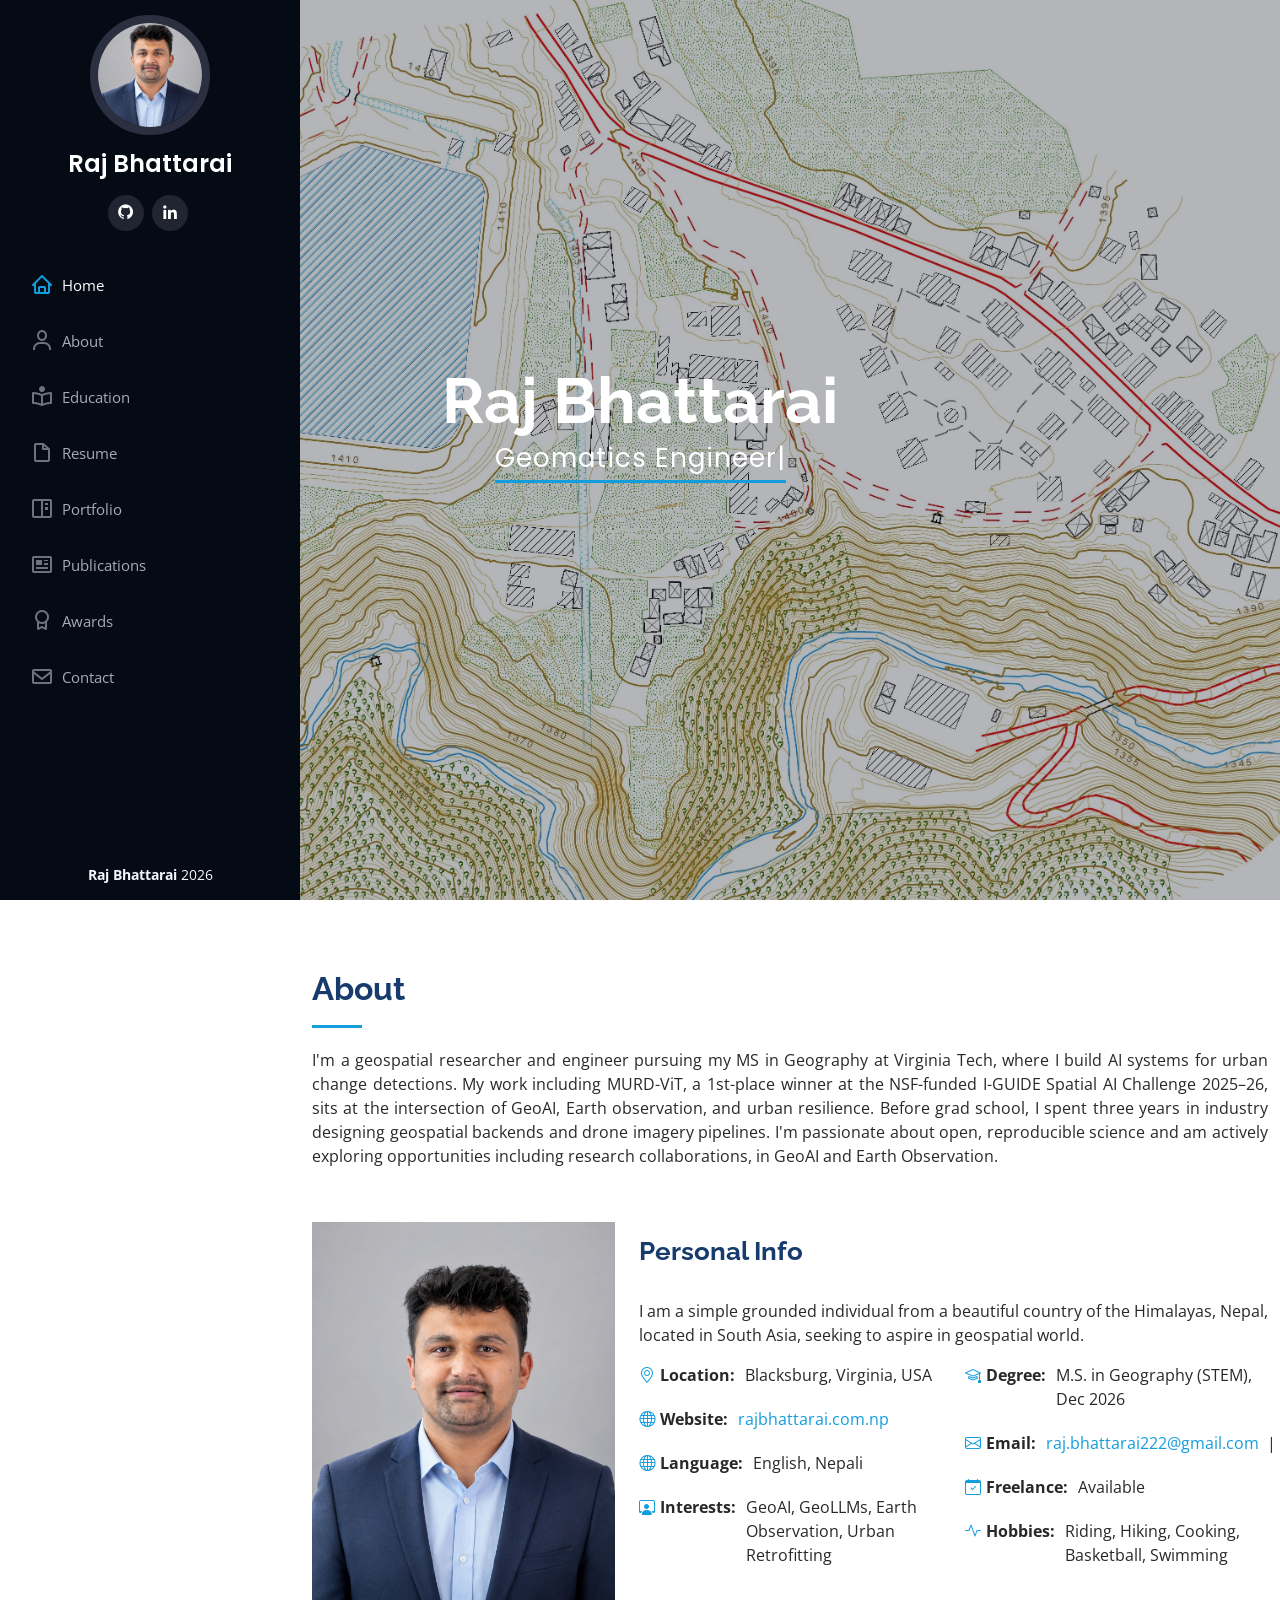
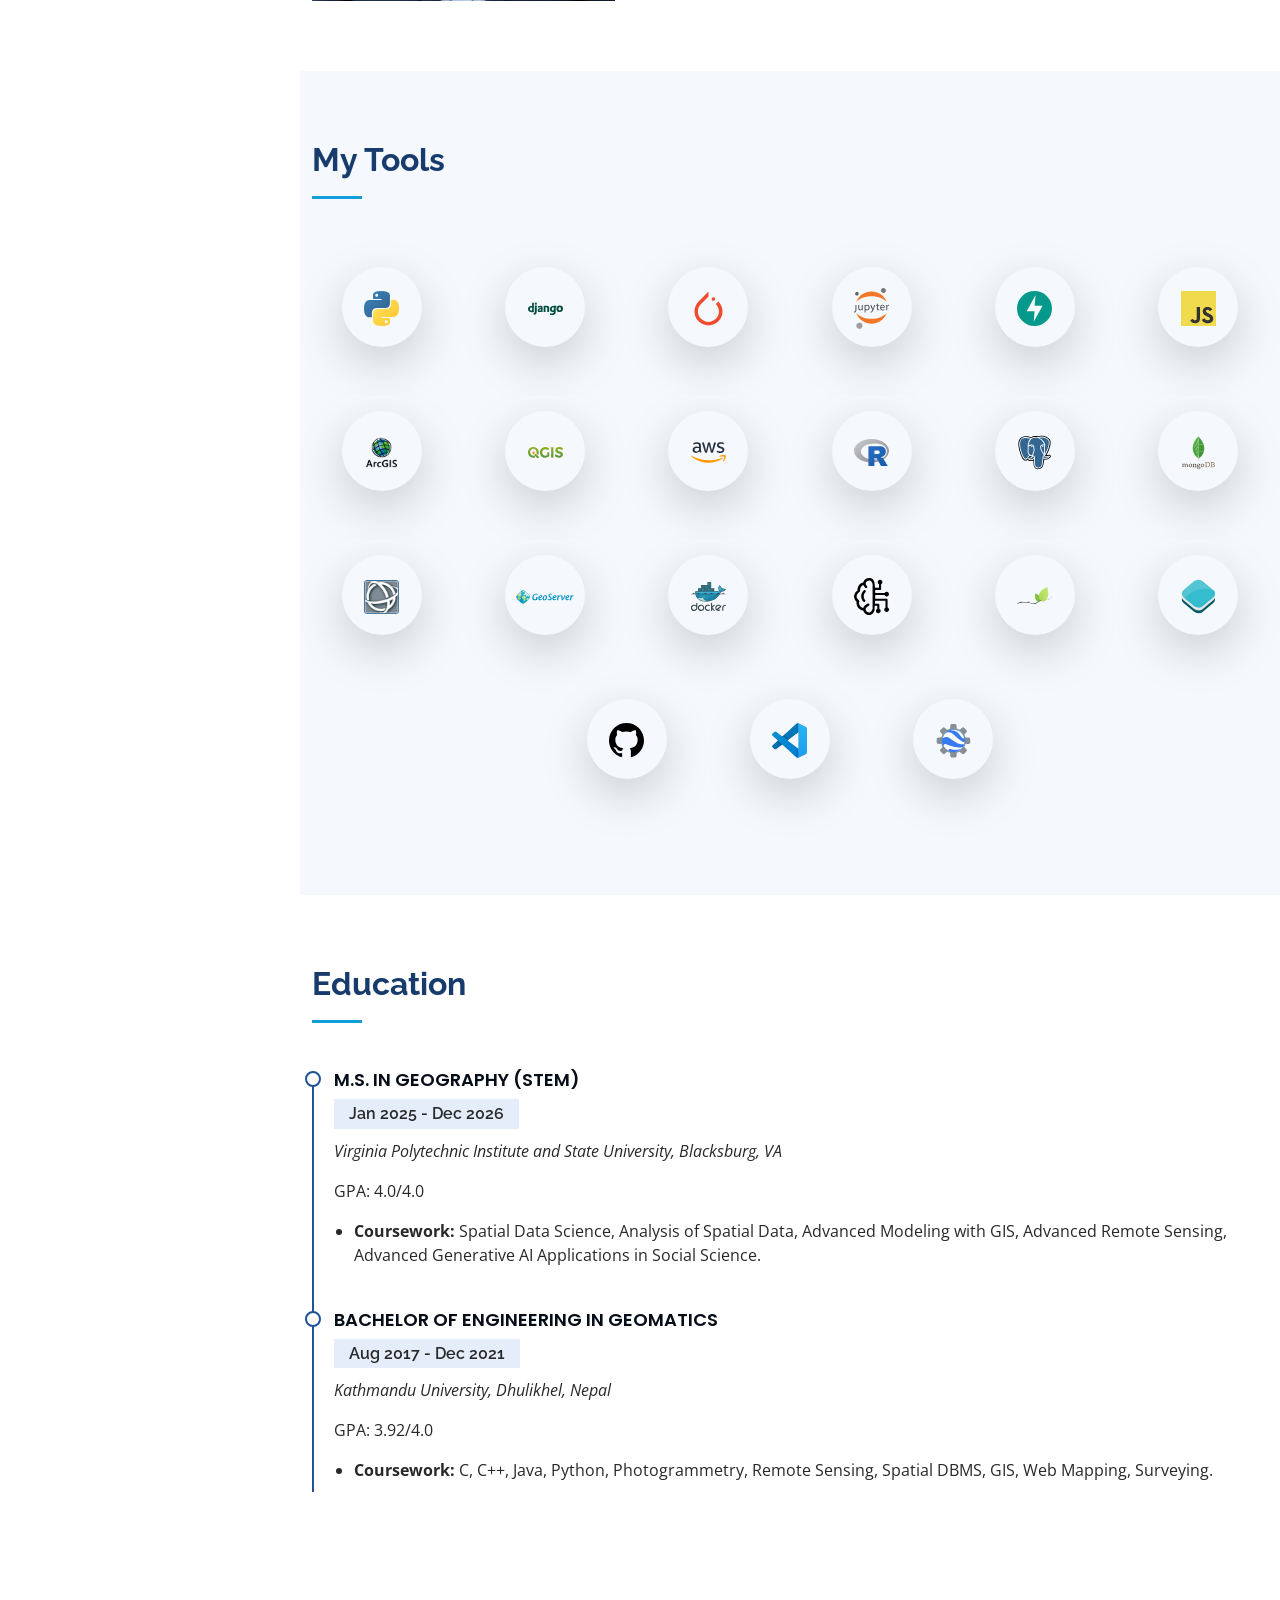
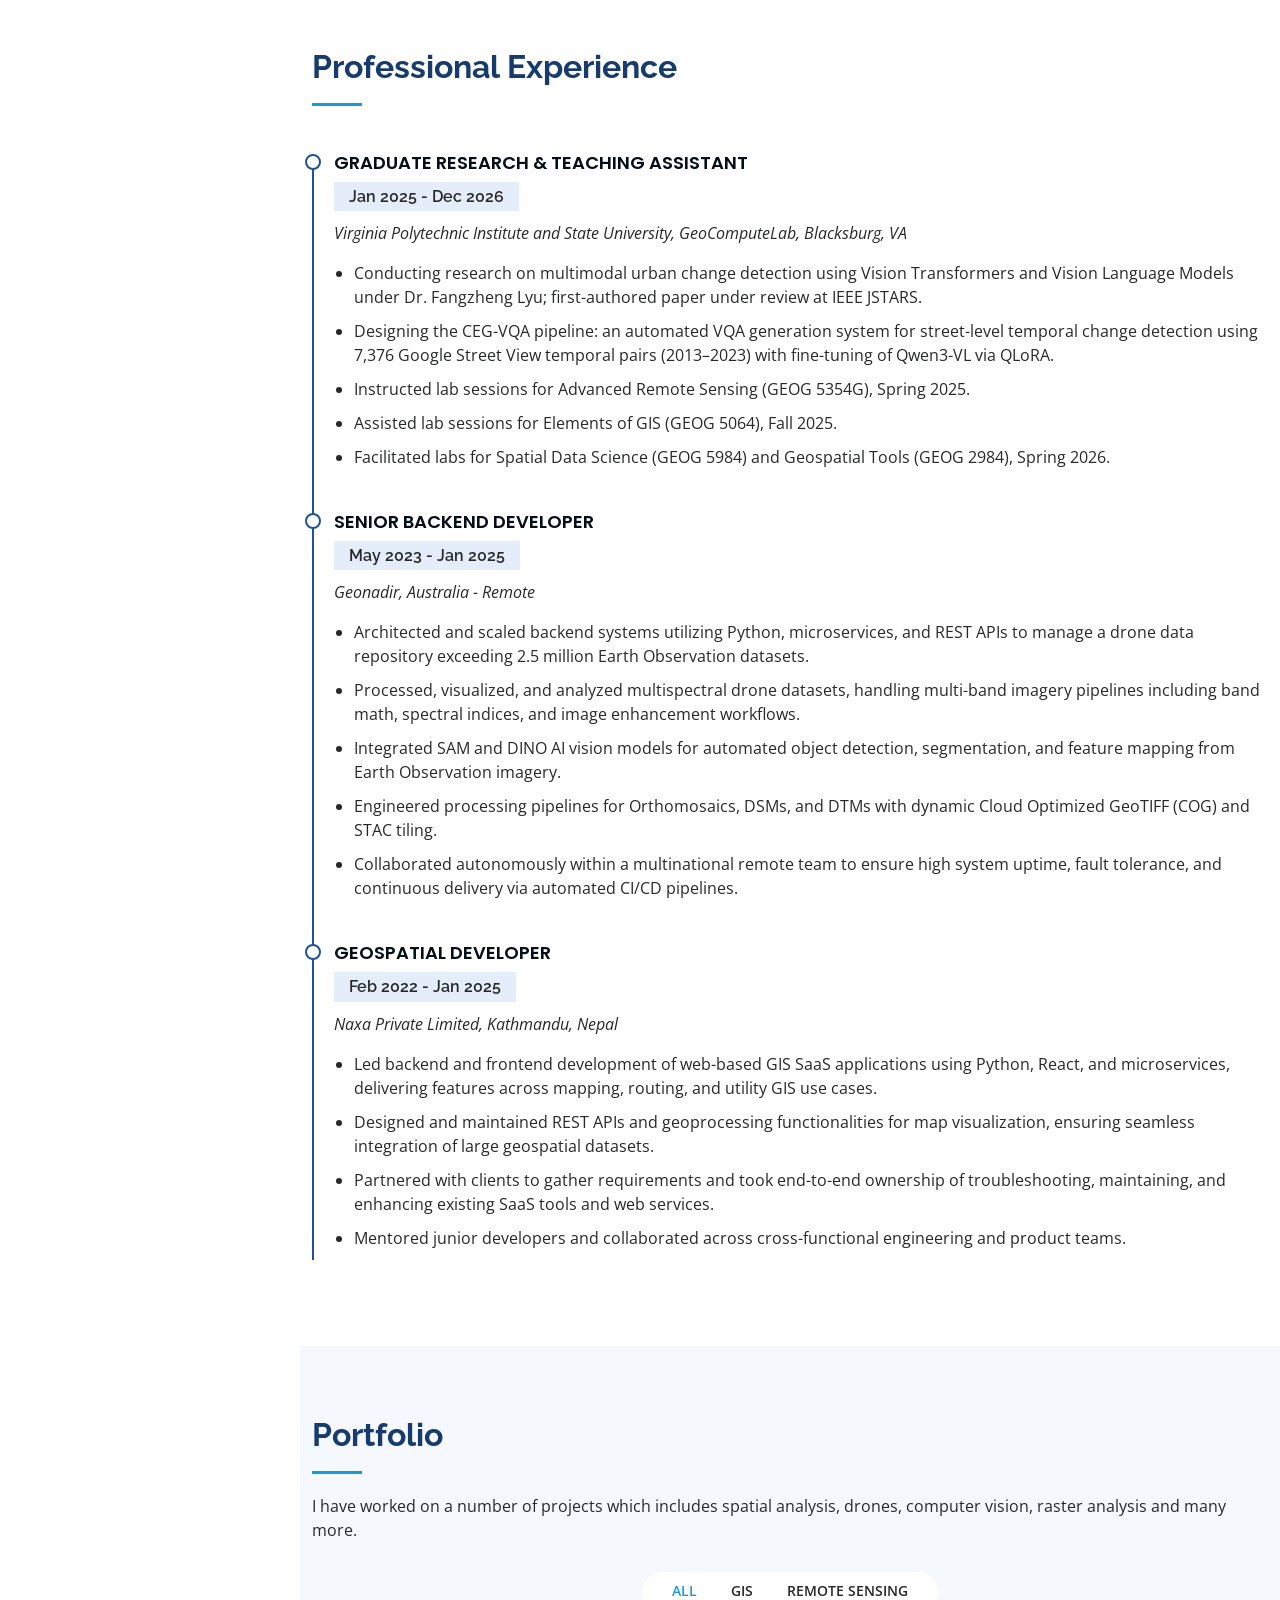
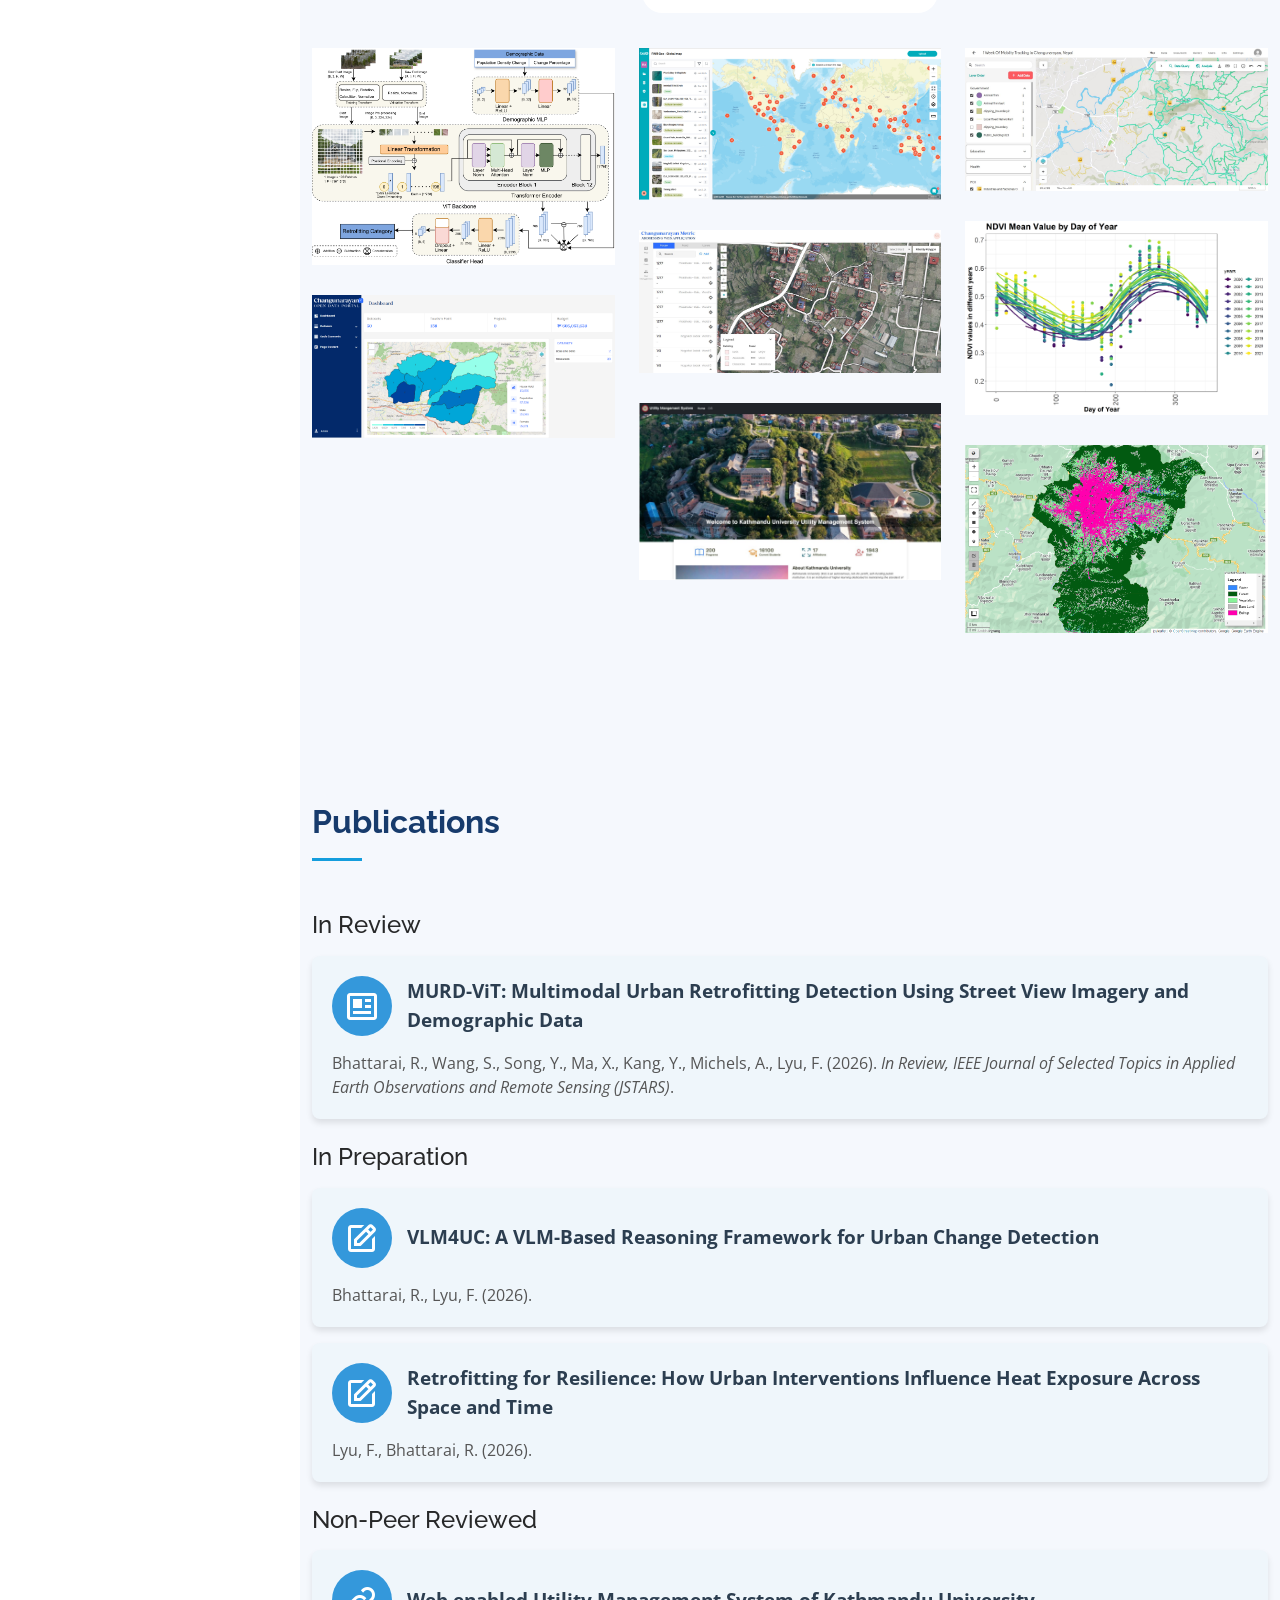
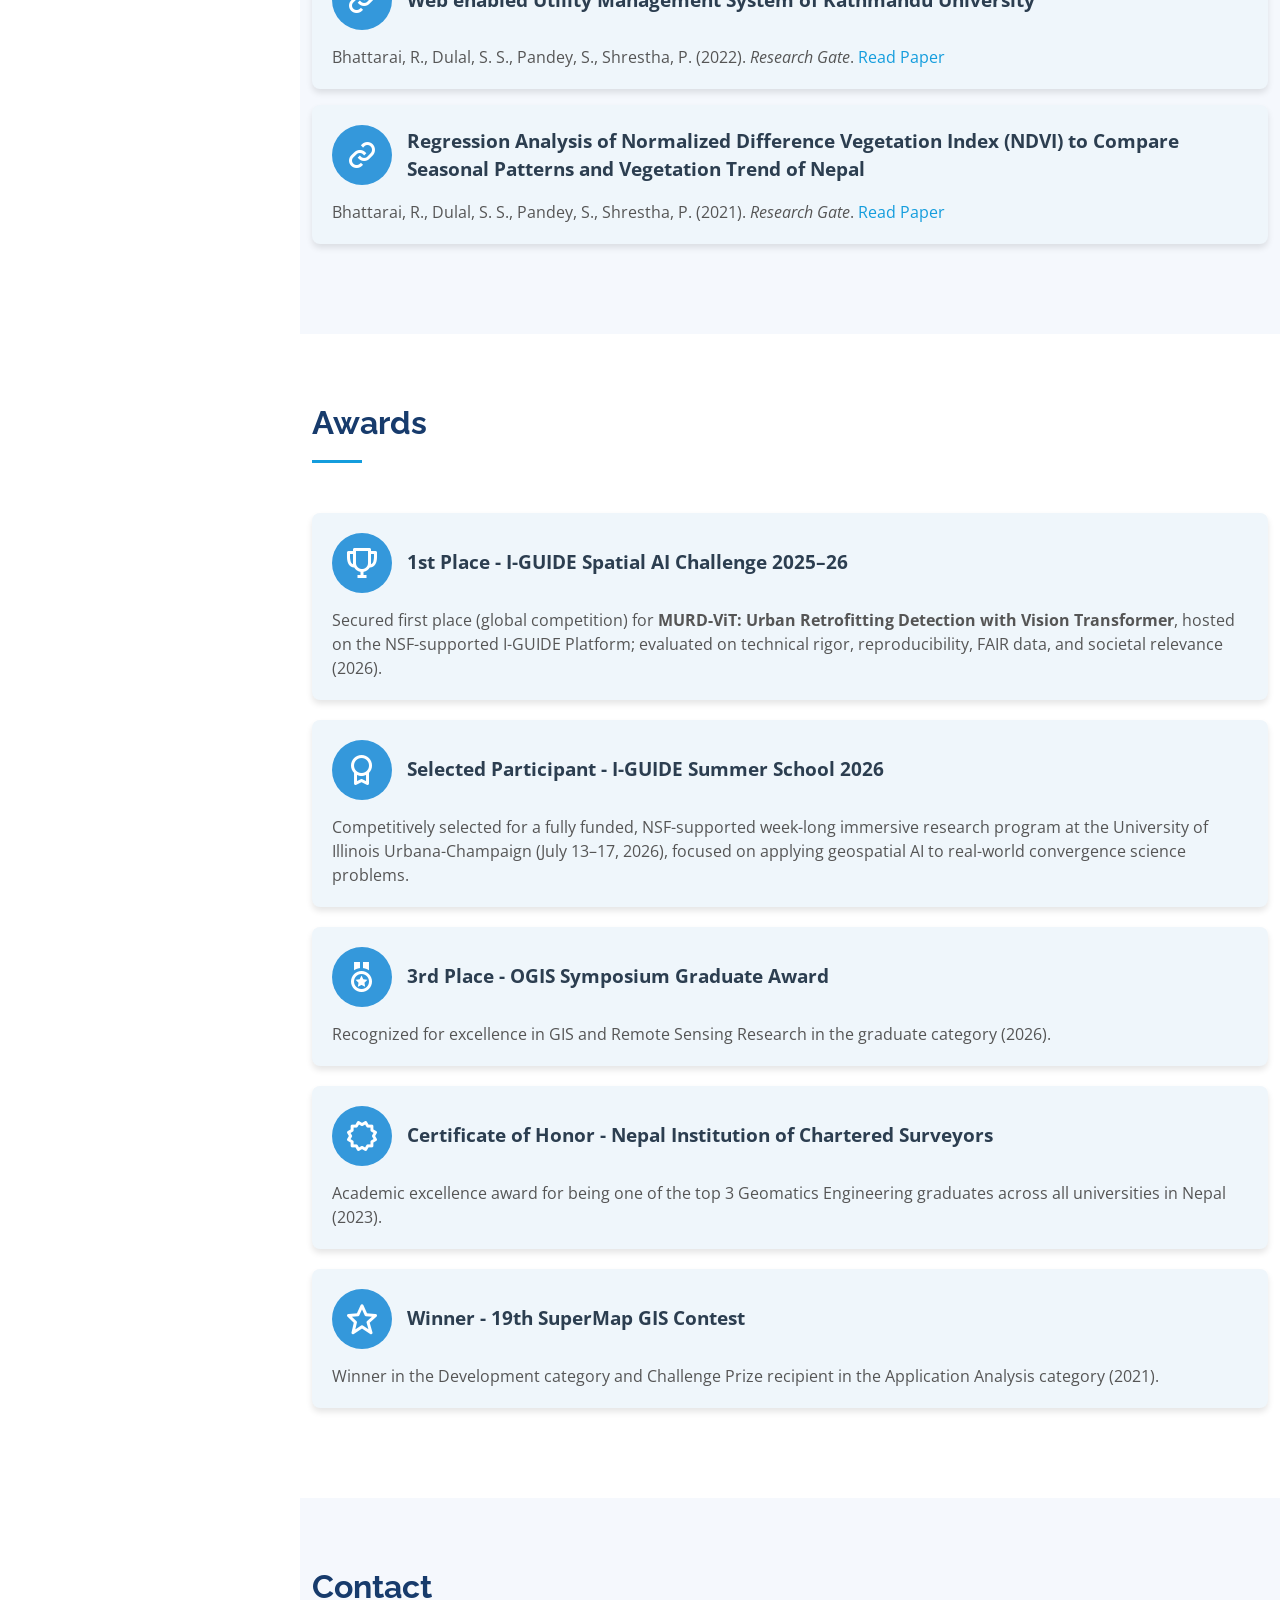
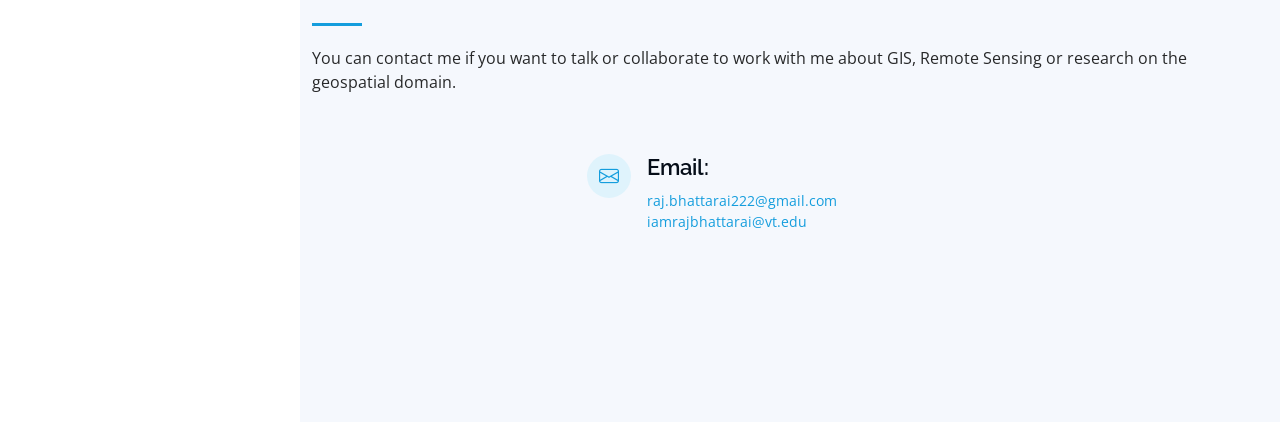
<file: index.html>
<!DOCTYPE html>
<html lang="en">

<head>
  <meta charset="utf-8">
  <meta content="width=device-width, initial-scale=1.0" name="viewport">

  <title>Raj Bhattarai</title>
  <meta content="" name="description">
  <meta content="" name="keywords">

  <!-- Favicons -->
  <!-- <link href="assets/img/favicon.png" rel="icon">
  <link href="assets/img/apple-touch-icon.png" rel="apple-touch-icon"> -->
  <link rel="apple-touch-icon" sizes="180x180" href="assets/img/apple-touch-icon.png">
  <link rel="icon" type="image/png" sizes="32x32" href="assets/img/favicon-32x32.png">
  <link rel="icon" type="image/png" sizes="16x16" href="assets/img/favicon-16x16.png">
  <link rel="manifest" href="/site.webmanifest">

  <!-- Google Fonts -->
  <link
    href="https://fonts.googleapis.com/css?family=Open+Sans:300,300i,400,400i,600,600i,700,700i|Raleway:300,300i,400,400i,500,500i,600,600i,700,700i|Poppins:300,300i,400,400i,500,500i,600,600i,700,700i"
    rel="stylesheet">

  <!-- Vendor CSS Files -->
  <link href="assets/vendor/aos/aos.css" rel="stylesheet">
  <link href="assets/vendor/bootstrap/css/bootstrap.min.css" rel="stylesheet">
  <link href="assets/vendor/bootstrap-icons/bootstrap-icons.css" rel="stylesheet">
  <link href="assets/vendor/boxicons/css/boxicons.min.css" rel="stylesheet">
  <link href="assets/vendor/glightbox/css/glightbox.min.css" rel="stylesheet">
  <link href="assets/vendor/swiper/swiper-bundle.min.css" rel="stylesheet">

  <!-- Template Main CSS File -->
  <link href="assets/css/style.css?v=1.0.2" rel="stylesheet">

</head>

<body>

  <!-- ======= Mobile nav toggle button ======= -->
  <i class="bi bi-list mobile-nav-toggle d-xl-none"></i>

  <!-- ======= Header ======= -->
  <header id="header">
    <div class="d-flex flex-column">

      <div class="profile">
        <img src="assets/img/profile-img.png" alt="" class="img-fluid rounded-circle">
        <h1 class="text-light"><a href="index.html">Raj Bhattarai</a></h1>
        <div class="social-links mt-3 text-center">
          <a href="https://github.com/iamrajbhattarai" target="_blank" class="github" target="_blank"><i
              class="bx bxl-github"></i></a>
          <a href="https://www.linkedin.com/in/iamrajbhattarai/" target="_blank" class="linkedin"><i
              class="bx bxl-linkedin"></i></a>
        </div>
      </div>

      <nav id="navbar" class="nav-menu navbar">
        <ul>
          <li><a href="#hero" class="nav-link scrollto active"><i class="bx bx-home"></i> <span>Home</span></a></li>
          <li><a href="#about" class="nav-link scrollto"><i class="bx bx-user"></i> <span>About</span></a></li>
          <li><a href="#education" class="nav-link scrollto"><i class="bx bx-book-reader"></i> <span>Education</span></a></li>
          <li><a href="#resume" class="nav-link scrollto"><i class="bx bx-file-blank"></i> <span>Resume</span></a></li>
          <li><a href="#portfolio" class="nav-link scrollto"><i class="bx bx-book-content"></i>
              <span>Portfolio</span></a></li>
          <li><a href="#publications" class="nav-link scrollto"><i class="bx bx-news"></i> <span>Publications</span></a></li>
          <li><a href="#awards" class="nav-link scrollto"><i class="bx bx-award"></i> <span>Awards</span></a></li>
          <li><a href="#contact" class="nav-link scrollto"><i class="bx bx-envelope"></i> <span>Contact</span></a></li>
        </ul>
      </nav><!-- .nav-menu -->
    </div>
  </header><!-- End Header -->

  <!-- ======= Hero Section ======= -->
  <section id="hero" class="d-flex flex-column justify-content-center align-items-center">
    <div class="hero-container" data-aos="fade-in">
      <h1 style="text-align:center">Raj Bhattarai</h1>
      <p style="text-align:center"><span class="typed"
          data-typed-items="Geomatics Engineer, Geospatial Software Engineer, GeoAI Researcher"></span>
      </p>
    </div>
  </section><!-- End Hero -->

  <main id="main">

    <!-- ======= About Section ======= -->
    <section id="about" class="about">
      <div class="container">

        <div class="section-title">
          <h2>About</h2>
          <p class="justify">I'm a geospatial researcher and engineer pursuing my MS in Geography at Virginia Tech, where I build AI systems for urban change detections. My work including MURD-ViT, a 1st-place winner at the NSF-funded I-GUIDE Spatial AI Challenge 2025–26, sits at the intersection of GeoAI, Earth observation, and urban resilience. Before grad school, I spent three years in industry designing geospatial backends and drone imagery pipelines. I'm passionate about open, reproducible science and am actively exploring opportunities including research collaborations, in GeoAI and Earth Observation.
          </p>
        </div>
        <br>
        <div class="row">
          <div class="col-lg-4" data-aos="fade-right">
            <img src="assets/img/profile-img.png" class="img-fluid" alt="">
          </div>
          <div class="col-lg-8 pt-4 pt-lg-0 content" id="personal-info" data-aos="fade-left">
            <h3>Personal Info</h3>
            <br>
            <p class="justify">
              I am a simple grounded individual from a beautiful country of the Himalayas, Nepal, located in South
              Asia, seeking to aspire in geospatial world.
            </p>
            <div class="row">
              <div class="col-lg-6">
                <ul>
                  <li><i class="bi bi-geo-alt"></i> <strong>Location:</strong> <span>Blacksburg, Virginia, USA</span></li>
                  <li><i class="bi bi-globe"></i> <strong>Website:</strong> <span><a href="https://rajbhattarai.com.np"
                        target="_blank">rajbhattarai.com.np</a></span>
                  </li>
                  <li><i class="bi bi-globe"></i> <strong>Language:</strong> <span>English, Nepali</span></li>
                  <li><i class="bi bi-person-workspace"></i> <strong>Interests:</strong> <span>GeoAI, GeoLLMs, Earth Observation, Urban Retrofitting</span></li>
                </ul>
              </div>
              <div class="col-lg-6">
                <ul>
                  <li><i class="bi bi-mortarboard"></i> <strong>Degree:</strong> <span>M.S. in Geography (STEM), Dec 2026</span></li>
                  <li><i class="bi bi-envelope"></i> <strong>Email:</strong>
                    <span><a href="mailto:raj.bhattarai222@gmail.com">raj.bhattarai222@gmail.com</a>&nbsp;&nbsp;|</span>
                    <span>&nbsp;&nbsp;<a href="mailto:iamrajbhattarai@vt.edu">iamrajbhattarai@vt.edu</a></span>
                  </li>
                  <li><i class="bi bi-calendar-check"></i> <strong>Freelance:</strong> <span>Available</span></li>
                  <li><i class="bi bi-activity"></i> <strong>Hobbies:</strong> <span>Riding, Hiking, Cooking, Basketball, Swimming</span></li>
                </ul>
              </div>
            </div>
          </div>
        </div>

      </div>
    </section><!-- End About Section -->

    <!-- ======= Skills Section ======= -->
    <section id="skills" class="skills section-bg">
      <div class="container">
        <div class="section-title">
          <h2>My Tools</h2>
          <div class="cta-full-img-box">
            <div class="row align-items-center justify-content-center">

              <div class="col-lg-2 col-6 mt-4 pt-2">
                <div class="card explore-feature border-0 text-center p-3">
                  <div class="card-body p-0">
                    <div class="skill-icon rounded-circle shadow-lg d-inline-block hover-style"  data-original-title="Python">
                      <img src="assets/img/skills/python.svg" alt="" class="img-fluid mx-auto" />
                    </div>
                    <!-- <span class="badge skill-badge badge-light">55%</span> -->
                  </div>
                </div>
              </div>
              <!--end col-->

              <div class="col-lg-2 col-6 mt-4 pt-2">
                <div class="card explore-feature border-0 text-center p-3">
                  <div class="card-body p-0">
                    <div class="skill-icon rounded-circle shadow-lg d-inline-block" data-original-title="Django">
                      <img src="assets/img/skills/django.svg" alt="" class="img-fluid mx-auto" />
                    </div>
                    <!-- <span class="badge skill-badge badge-light">68%</span> -->
                  </div>
                </div>
              </div>
              <!--end col-->

              <div class="col-lg-2 col-6 mt-4 pt-2">
                <div class="card explore-feature border-0 text-center p-3">
                  <div class="card-body p-0">
                    <div class="skill-icon rounded-circle shadow-lg d-inline-block" data-original-title="PyTorch">
                      <img src="assets/img/skills/pytorch.svg" alt="" class="img-fluid mx-auto" />
                    </div>
                  </div>
                </div>
              </div>

              <div class="col-lg-2 col-6 mt-4 pt-2">
                <div class="card explore-feature border-0 text-center p-3">
                  <div class="card-body p-0">
                    <div class="skill-icon rounded-circle shadow-lg d-inline-block" data-original-title="Jupyter Notebook">
                      <img src="assets/img/skills/jupyter.svg" alt="" class="img-fluid mx-auto" />
                    </div>
                    <!-- <span class="badge skill-badge badge-light">75%</span> -->
                  </div>
                </div>
              </div>
              <div class="col-lg-2 col-6 mt-4 pt-2">
                <div class="card explore-feature border-0 text-center p-3">
                  <div class="card-body p-0">
                    <div class="skill-icon rounded-circle shadow-lg d-inline-block" data-original-title="FastAPI">
                      <img src="assets/img/skills/fastapi.svg" alt="" class="img-fluid mx-auto" />
                    </div>
                    <!-- <span class="badge skill-badge badge-light">70%</span> -->
                  </div>
                </div>
              </div>
              <div class="col-lg-2 col-6 mt-4 pt-2">
                <div class="card explore-feature border-0 text-center p-3">
                  <div class="card-body p-0">
                    <div class="skill-icon rounded-circle shadow-lg d-inline-block" data-original-title="JavaScript">
                      <img src="assets/img/skills/javascript.svg" alt="" class="img-fluid mx-auto" />
                    </div>
                    <!-- <span class="badge skill-badge badge-light">70%</span> -->
                  </div>
                </div>
              </div>

              <div class="col-lg-2 col-6 mt-4 pt-2">
                <div class="card explore-feature border-0 text-center p-3">
                  <div class="card-body p-0">
                    <div class="skill-icon rounded-circle shadow-lg d-inline-block" data-original-title="ArcGIS">
                      <img src="assets/img/skills/ArcGIS_logo.png" alt="" class="img-fluid mx-auto" />
                    </div>
                    <!-- <span class="badge skill-badge badge-light">70%</span> -->
                  </div>
                </div>
              </div>
              <div class="col-lg-2 col-6 mt-4 pt-2">
                <div class="card explore-feature border-0 text-center p-3">
                  <div class="card-body p-0">
                    <div class="skill-icon rounded-circle shadow-lg d-inline-block" data-original-title="QGIS">
                      <img src="assets/img/skills/qgis.svg" alt="" class="img-fluid mx-auto" />
                    </div>
                    <!-- <span class="badge skill-badge badge-light">65%</span> -->
                  </div>
                </div>
              </div>
              <!--end col-->
              <div class="col-lg-2 col-6 mt-4 pt-2">
                <div class="card explore-feature border-0 text-center p-3">
                  <div class="card-body p-0">
                    <div class="skill-icon rounded-circle shadow-lg d-inline-block" data-original-title="AWS">
                      <img src="assets/img/skills/aws.svg" alt="" class="img-fluid mx-auto" />
                    </div>
                  </div>
                </div>
              </div>

              <div class="col-lg-2 col-6 mt-4 pt-2">
                <div class="card explore-feature border-0 text-center p-3">
                  <div class="card-body p-0">
                    <div class="skill-icon rounded-circle shadow-lg d-inline-block" data-original-title="R Programming">
                      <img src="assets/img/skills/r.svg" alt="" class="img-fluid mx-auto" />
                    </div>
                  </div>
                </div>
              </div>

              <div class="col-lg-2 col-6 mt-4 pt-2">
                <div class="card explore-feature border-0 text-center p-3">
                  <div class="card-body p-0">
                    <div class="skill-icon rounded-circle shadow-lg d-inline-block" data-original-title="PostgreSQL/PostGIS">
                      <img src="assets/img/skills/post_gray_sql.svg" alt="" class="img-fluid mx-auto" />
                    </div>
                  </div>
                </div>
              </div>
              <div class="col-lg-2 col-6 mt-4 pt-2">
                <div class="card explore-feature border-0 text-center p-3">
                  <div class="card-body p-0">
                    <div class="skill-icon rounded-circle shadow-lg d-inline-block" data-original-title="MongoDB">
                      <img src="assets/img/skills/mongodb.svg" alt="" class="img-fluid mx-auto" />
                    </div>
                    <!-- <span class="badge skill-badge badge-light">80%</span> -->
                  </div>
                </div>
              </div>
              <div class="col-lg-2 col-6 mt-4 pt-2">
                <div class="card explore-feature border-0 text-center p-3">
                  <div class="card-body p-0">
                    <div class="skill-icon rounded-circle shadow-lg d-inline-block" data-original-title="ENVI">
                      <img src="assets/img/skills/envi.png" alt="" class="img-fluid mx-auto" />
                    </div>
                    <!-- <span class="badge skill-badge badge-light">80%</span> -->
                  </div>
                </div>
              </div>
              <div class="col-lg-2 col-6 mt-4 pt-2">
                <div class="card explore-feature border-0 text-center p-3">
                  <div class="card-body p-0">
                    <div class="skill-icon rounded-circle shadow-lg d-inline-block" data-original-title="Geoserver">
                      <img src="assets/img/skills/geoserver.svg" alt="" class="img-fluid mx-auto" style="width: 80%" />
                    </div>
                    <!-- <span class="badge skill-badge badge-light">65%</span> -->
                  </div>
                </div>
              </div>


              <div class="col-lg-2 col-6 mt-4 pt-2">
                <div class="card explore-feature border-0 text-center  p-3">
                  <div class="card-body p-0">
                    <div class="skill-icon rounded-circle shadow-lg d-inline-block" data-original-title="Docker">
                      <img src="assets/img/skills/docker.svg" alt="" class="img-fluid mx-auto" />
                    </div>
                    <!-- <span class="badge skill-badge badge-light">65%</span> -->
                  </div>
                </div>
              </div>
              <div class="col-lg-2 col-6 mt-4 pt-2">
                <div class="card explore-feature border-0 text-center  p-3">
                  <div class="card-body p-0">
                    <div class="skill-icon rounded-circle shadow-lg d-inline-block" data-original-title="Machine Learning">
                      <img src="assets/img/skills/machinelearning.svg" alt="" class="img-fluid mx-auto" />
                    </div>
                    <!-- <span class="badge skill-badge badge-light">65%</span> -->
                  </div>
                </div>
              </div>
              <div class="col-lg-2 col-6 mt-4 pt-2">
                <div class="card explore-feature border-0 text-center  p-3">
                  <div class="card-body p-0">
                    <div class="skill-icon rounded-circle shadow-lg d-inline-block" data-original-title="Leaflet">
                      <img src="assets/img/skills/leaflet.svg" alt="" class="img-fluid mx-auto" />
                    </div>
                    <!-- <span class="badge skill-badge badge-light">65%</span> -->
                  </div>
                </div>
              </div>
              <div class="col-lg-2 col-6 mt-4 pt-2">
                <div class="card explore-feature border-0 text-center  p-3">
                  <div class="card-body p-0">
                    <div class="skill-icon rounded-circle shadow-lg d-inline-block" data-original-title="Open Layers">
                      <img src="assets/img/skills/ol.svg" alt="" class="img-fluid mx-auto" />
                    </div>
                    <!-- <span class="badge skill-badge badge-light">65%</span> -->
                  </div>
                </div>
              </div>
              <div class="col-lg-2 col-6 mt-4 pt-2">
                <div class="card explore-feature border-0 text-center  p-3">
                  <div class="card-body p-0">
                    <div class="skill-icon rounded-circle shadow-lg d-inline-block" data-original-title="GitHub">
                      <img src="assets/img/skills/git.svg" alt="" class="img-fluid mx-auto" />
                    </div>
                    <!-- <span class="badge skill-badge badge-light">65%</span> -->
                  </div>
                </div>
              </div>
              <div class="col-lg-2 col-6 mt-4 pt-2">
                <div class="card explore-feature border-0 text-center  p-3">
                  <div class="card-body p-0">
                    <div class="skill-icon rounded-circle shadow-lg d-inline-block" data-original-title="VS Code">
                      <img src="assets/img/skills/vscode.svg" alt="" class="img-fluid mx-auto" />
                    </div>
                    <!-- <span class="badge skill-badge badge-light">65%</span> -->
                  </div>
                </div>
              </div>

              <div class="col-lg-2 col-6 mt-4 pt-2">
                <div class="card explore-feature border-0 text-center  p-3">
                  <div class="card-body p-0">
                    <div class="skill-icon rounded-circle shadow-lg d-inline-block" data-original-title="Google Earth Engine">
                      <img src="assets/img/skills/Earthengine.svg" alt="" class="img-fluid mx-auto" />
                    </div>
                    <!-- <span class="badge skill-badge badge-light">65%</span> -->
                  </div>
                </div>
              </div>
              <!--end col-->
            </div>
            <!-- end row -->
          </div>
        </div>
      </div>
    </section><!-- End Skills Section -->

    <!-- Education Section -->
    <section id="education" class="resume">
      <div class="container">

        <div class="section-title">
          <h2>Education</h2>
        </div>
        <div class="row">
          <div class="col-lg-12" data-aos="fade-up">
            <div class="resume-item">
              <h4>M.S. in Geography (STEM)</h4>
              <h5>Jan 2025 - Dec 2026</h5>
              <p><em>Virginia Polytechnic Institute and State University, Blacksburg, VA</em></p>
              <p>GPA: 4.0/4.0</p>
              <ul>
                <li><strong>Coursework:</strong> Spatial Data Science, Analysis of Spatial Data, Advanced Modeling with GIS, Advanced Remote Sensing, Advanced Generative AI Applications in Social Science.</li>
              </ul>
            </div>
            <div class="resume-item">
              <h4>Bachelor of Engineering in Geomatics</h4>
              <h5>Aug 2017 - Dec 2021</h5>
              <p><em>Kathmandu University, Dhulikhel, Nepal</em></p>
              <p>GPA: 3.92/4.0</p>
              <ul>
                <li><strong>Coursework:</strong> C, C++, Java, Python, Photogrammetry, Remote Sensing, Spatial DBMS, GIS, Web Mapping, Surveying.</li>
              </ul>
            </div>
          </div>
        </div>
      </div>
    </section>
    <!-- End Education Section -->

    <section id="resume" class="resume">
      <div class="container">

        <div class="section-title">
          <h2>Professional Experience</h2>
        </div>

        <div class="row">
          <div class="col-lg-12" data-aos="fade-up" data-aos-delay="100">
            <div class="resume-item">
              <h4>Graduate Research & Teaching Assistant</h4>
              <h5>Jan 2025 - Dec 2026</h5>
              <p><em>Virginia Polytechnic Institute and State University, GeoComputeLab, Blacksburg, VA</em></p>
              <ul>
                <li>Conducting research on multimodal urban change detection using Vision Transformers and Vision Language Models under Dr. Fangzheng Lyu; first-authored paper under review at IEEE JSTARS.</li>
                <li>Designing the CEG-VQA pipeline: an automated VQA generation system for street-level temporal change detection using 7,376 Google Street View temporal pairs (2013–2023) with fine-tuning of Qwen3-VL via QLoRA.</li>
                <li>Instructed lab sessions for Advanced Remote Sensing (GEOG 5354G), Spring 2025.</li>
                <li>Assisted lab sessions for Elements of GIS (GEOG 5064), Fall 2025.</li>
                <li>Facilitated labs for Spatial Data Science (GEOG 5984) and Geospatial Tools (GEOG 2984), Spring 2026.</li>
              </ul>
            </div>
            <div class="resume-item">
              <h4>Senior Backend Developer</h4>
              <h5>May 2023 - Jan 2025</h5>
              <p><em>Geonadir, Australia - Remote</em></p>
              <ul>
                <li>Architected and scaled backend systems utilizing Python, microservices, and REST APIs to manage a drone data repository exceeding 2.5 million Earth Observation datasets.</li>
                <li>Processed, visualized, and analyzed multispectral drone datasets, handling multi-band imagery pipelines including band math, spectral indices, and image enhancement workflows.</li>
                <li>Integrated SAM and DINO AI vision models for automated object detection, segmentation, and feature mapping from Earth Observation imagery.</li>
                <li>Engineered processing pipelines for Orthomosaics, DSMs, and DTMs with dynamic Cloud Optimized GeoTIFF (COG) and STAC tiling.</li>
                <li>Collaborated autonomously within a multinational remote team to ensure high system uptime, fault tolerance, and continuous delivery via automated CI/CD pipelines.</li>
              </ul>
            </div>
            <div class="resume-item">
              <h4>Geospatial Developer</h4>
              <h5>Feb 2022 - Jan 2025</h5>
              <p><em>Naxa Private Limited, Kathmandu, Nepal </em></p>
              <ul>
                <li>Led backend and frontend development of web-based GIS SaaS applications using Python, React, and microservices, delivering features across mapping, routing, and utility GIS use cases.</li>
                <li>Designed and maintained REST APIs and geoprocessing functionalities for map visualization, ensuring seamless integration of large geospatial datasets.</li>
                <li>Partnered with clients to gather requirements and took end-to-end ownership of troubleshooting, maintaining, and enhancing existing SaaS tools and web services.</li>
                <li>Mentored junior developers and collaborated across cross-functional engineering and product teams.</li>
              </ul>
            </div>
          </div>
        </div>

      </div>
    </section><!-- End Resume Section -->

    <!-- ======= Portfolio Section ======= -->
    <section id="portfolio" class="portfolio section-bg">
      <div class="container">

        <div class="section-title">
          <h2>Portfolio</h2>
          <p>I have worked on a number of projects which includes spatial analysis, drones, computer vision, raster analysis and many more.</p>
        </div>

        <div class="row" data-aos="fade-up">
          <div class="col-lg-12 d-flex justify-content-center">
            <ul id="portfolio-flters">
              <li data-filter="*" class="filter-active">All</li>
              <li data-filter=".filter-gis">GIS</li>
              <li data-filter=".filter-rs">Remote Sensing</li>
              <!-- <li data-filter=".filter-web">Personal</li> -->
            </ul>
          </div>
        </div>

        <div class="row portfolio-container" data-aos="fade-up" data-aos-delay="100">

          <div class="col-lg-4 col-md-6 portfolio-item filter-rs">
            <a class="portfolio-wrap" href="murd-vit-details.html">
              <img src="assets/img/portfolio/murd-vit1.png" class="img-fluid" alt="">
              <div class="overlay-content">
                <div class="text">
                  <h4>MURD-ViT</h4>
                  <p>
                    Urban Retrofitting Detection with a ViT-based model using multimodal data.
                  </p>
                </div>
              </div>
            </a>
          </div>

          <div class="col-lg-4 col-md-6 portfolio-item filter-rs">
            <a class="portfolio-wrap" href="geonadir-details.html">
              <img src="assets/img/portfolio/geonadir1.png" class="img-fluid" alt="">
              <div class="overlay-content">
                <div class="text">
                  <h4>GEONADIR</h4>
                  <p>
                    Manage, process, analyze, and collaborate with your drone mapping data.
                  </p>
                </div>
              </div>
            </a>
          </div>

          <div class="col-lg-4 col-md-6 portfolio-item filter-gis">
            <a class="portfolio-wrap" href="usafiri-details.html">
              <img src="assets/img/portfolio/usafiri1.jpg" class="img-fluid" alt="">
              <div class="overlay-content">
                <div class="text">
                  <h4>USAFIRI</h4>
                  <p>
                    An integrated data management, mapping and analysis tool for data driven project planning.
                  </p>
                </div>
              </div>
            </a>
          </div>

          <div class="col-lg-4 col-md-6 portfolio-item filter-rs">
            <a class="portfolio-wrap" href="regression-details.html">
              <img src="assets/img/portfolio/ra1.png" class="img-fluid" alt="">
              <div class="overlay-content">
                <div class="text">
                  <h4>Regression Analysis of NDVI for Vegetation Trend of Nepal</h4>
                  <p>
                    A research to inflict the impact of the seasonal change to the vegetation and crop pattern across
                    Nepal.
                </div>
              </div>
            </a>
          </div>

          <div class="col-lg-4 col-md-6 portfolio-item filter-gis">
            <a class="portfolio-wrap" href="metric-addresing-details.html">
              <img src="assets/img/portfolio/metric-addressing1.JPG" class="img-fluid" alt="">
              <div class="overlay-content">
                <div class="text">
                  <h4>Metric Addressing System</h4>
                  <p>
                    A web-based GIS system to view and generate dynamic metric address of houses.
                  </p>
                </div>
              </div>
            </a>
          </div>

          <div class="col-lg-4 col-md-6 portfolio-item filter-gis">
            <a class="portfolio-wrap" href="odp-details.html">
              <img src="assets/img/portfolio/odp1.png" class="img-fluid" alt="">
              <div class="overlay-content">
                <div class="text">
                  <h4>Changunarayan Open Data Portal</h4>
                  <p>
                    An integrated public portal for disseminating ward level spatial and demographic datasets.
                </div>
              </div>
            </a>
          </div>

          <div class="col-lg-4 col-md-6 portfolio-item filter-gis">
            <a class="portfolio-wrap" href="ums-details.html">
              <img src="assets/img/portfolio/ums1.jpg" class="img-fluid" alt="">
              <div class="overlay-content">
                <div class="text">
                  <h4>Utility Management System</h4>
                  <p>
                    A web enabled system for management of the utilities and infrastructure of Kathmandu University.
                </div>
              </div>
            </a>
          </div>



          <div class="col-lg-4 col-md-6 portfolio-item filter-rs">
            <a class="portfolio-wrap" href="landcover-details.html">
              <img src="assets/img/portfolio/landcover3.PNG" class="img-fluid" alt="">
              <div class="overlay-content">
                <div class="text">
                  <h4>Detection of Landcover Change of Kathmandu Valley</h4>
                  <p>
                    A Google Earth Engine based satellite image classification approach for detecting lancover changes.
                </div>
              </div>
            </a>
          </div>

        </div>

      </div>
    </section>
    <!-- End Portfolio Section -->

<!-- ======= Publications Section ======= -->
<section id="publications" class="publications section-bg">
  <div class="container">

    <div class="section-title">
      <h2>Publications</h2>
    </div>

    <h4 class="mb-3">In Review</h4>
    <div class="achievement-card">
      <div class="achievement-header">
        <div class="year-badge">
          <i class="bx bx-news bx-md"></i>
        </div>
        <div class="achievement-title">MURD-ViT: Multimodal Urban Retrofitting Detection Using Street View Imagery and Demographic Data</div>
      </div>
      <div class="achievement-description">
        Bhattarai, R., Wang, S., Song, Y., Ma, X., Kang, Y., Michels, A., Lyu, F. (2026). <em>In Review, IEEE Journal of Selected Topics in Applied Earth Observations and Remote Sensing (JSTARS)</em>.
      </div>
    </div>

    <h4 class="mt-4 mb-3">In Preparation</h4>
    <div class="achievement-card mb-3">
      <div class="achievement-header">
        <div class="year-badge">
          <i class="bx bx-edit bx-md"></i>
        </div>
        <div class="achievement-title">VLM4UC: A VLM-Based Reasoning Framework for Urban Change Detection</div>
      </div>
      <div class="achievement-description">
        Bhattarai, R., Lyu, F. (2026).
      </div>
    </div>
    <div class="achievement-card">
      <div class="achievement-header">
        <div class="year-badge">
          <i class="bx bx-edit bx-md"></i>
        </div>
        <div class="achievement-title">Retrofitting for Resilience: How Urban Interventions Influence Heat Exposure Across Space and Time</div>
      </div>
      <div class="achievement-description">
        Lyu, F., Bhattarai, R. (2026).
      </div>
    </div>

    <h4 class="mt-4 mb-3">Non-Peer Reviewed</h4>
    <div class="achievement-card mb-3">
      <div class="achievement-header">
        <div class="year-badge">
          <i class="bx bx-link bx-md"></i>
        </div>
        <div class="achievement-title">Web enabled Utility Management System of Kathmandu University</div>
      </div>
      <div class="achievement-description">
        Bhattarai, R., Dulal, S. S., Pandey, S., Shrestha, P. (2022). <em>Research Gate</em>. <a href="https://tinyurl.com/bdv5898x" target="_blank">Read Paper</a>
      </div>
    </div>
    <div class="achievement-card">
      <div class="achievement-header">
        <div class="year-badge">
          <i class="bx bx-link bx-md"></i>
        </div>
        <div class="achievement-title">Regression Analysis of Normalized Difference Vegetation Index (NDVI) to Compare Seasonal Patterns and Vegetation Trend of Nepal</div>
      </div>
      <div class="achievement-description">
        Bhattarai, R., Dulal, S. S., Pandey, S., Shrestha, P. (2021). <em>Research Gate</em>. <a href="https://tinyurl.com/3suvzm46" target="_blank">Read Paper</a>
      </div>
    </div>

  </div>
</section>
<!-- End Publications Section -->

<!-- ======= Awards Section ======= -->
<section id="awards" class="awards">
  <div class="container">

    <div class="section-title">
      <h2>Awards</h2>
    </div>

    <div class="achievement-card">
      <div class="achievement-header">
        <div class="year-badge">
          <i class="bx bx-trophy bx-md"></i>
        </div>
        <div class="achievement-title">1st Place - I-GUIDE Spatial AI Challenge 2025–26</div>
      </div>
      <div class="achievement-description">
        Secured first place (global competition) for <strong>MURD-ViT: Urban Retrofitting Detection with Vision Transformer</strong>, hosted on the NSF-supported I-GUIDE Platform; evaluated on technical rigor, reproducibility, FAIR data, and societal relevance (2026).
      </div>
    </div>

    <div class="achievement-card">
      <div class="achievement-header">
        <div class="year-badge">
          <i class="bx bx-award bx-md"></i>
        </div>
        <div class="achievement-title">Selected Participant - I-GUIDE Summer School 2026</div>
      </div>
      <div class="achievement-description">
        Competitively selected for a fully funded, NSF-supported week-long immersive research program at the University of Illinois Urbana-Champaign (July 13–17, 2026), focused on applying geospatial AI to real-world convergence science problems.
      </div>
    </div>

    <div class="achievement-card">
      <div class="achievement-header">
        <div class="year-badge">
          <i class="bx bx-medal bx-md"></i>
        </div>
        <div class="achievement-title">3rd Place - OGIS Symposium Graduate Award</div>
      </div>
      <div class="achievement-description">
        Recognized for excellence in GIS and Remote Sensing Research in the graduate category (2026).
      </div>
    </div>

    <div class="achievement-card">
      <div class="achievement-header">
        <div class="year-badge">
          <i class="bx bx-certification bx-md"></i>
        </div>
        <div class="achievement-title">Certificate of Honor - Nepal Institution of Chartered Surveyors</div>
      </div>
      <div class="achievement-description">
        Academic excellence award for being one of the top 3 Geomatics Engineering graduates across all universities in Nepal (2023).
      </div>
    </div>

    <div class="achievement-card">
      <div class="achievement-header">
        <div class="year-badge">
          <i class="bx bx-star bx-md"></i>
        </div>
        <div class="achievement-title">Winner - 19th SuperMap GIS Contest</div>
      </div>
      <div class="achievement-description">
        Winner in the Development category and Challenge Prize recipient in the Application Analysis category (2021).
      </div>
    </div>
  </div>
</section>
<!-- End Awards Section -->


    <!-- ======= Contact Section ======= -->
    <section id="contact" class="contact section-bg">
      <div class="container">

        <div class="section-title">
          <h2>Contact</h2>
          <p>You can contact me if you want to talk or collaborate to work with me about GIS, Remote Sensing or research
            on the geospatial domain.</p>
        </div>

        <div class="row justify-content-center" data-aos="fade-in">
          <div class="col-lg-6">
            <div class="info">
              <div class="email">
                <i class="bi bi-envelope"></i>
                <h4>Email:</h4>
                <p><a href="mailto:raj.bhattarai222@gmail.com">raj.bhattarai222@gmail.com</a><br>
                  <a href="mailto:iamrajbhattarai@vt.edu">iamrajbhattarai@vt.edu</a></p>
              </div>
            </div>
          </div>
        </div>

      </div>
    </section><!-- End Contact Section -->

  </main><!-- End #main -->

  <!-- ======= Footer ======= -->
  <footer id="footer">
    <div class="container">
      <div class="copyright">
        <strong><span>Raj Bhattarai</span></strong> 2026
      </div>
      <!-- <div class="credits"> -->
      <!-- All the links in the footer should remain intact. -->
      <!-- You can delete the links only if you purchased the pro version. -->
      <!-- Licensing information: https://bootstrapmade.com/license/ -->
      <!-- Purchase the pro version with working PHP/AJAX contact form: https://bootstrapmade.com/iportfolio-bootstrap-portfolio-websites-template/ -->
      <!-- Designed by <a href="https://bootstrapmade.com/">BootstrapMade</a> -->
    </div>
    </div>
  </footer><!-- End  Footer -->

  <a href="#" class="back-to-top d-flex align-items-center justify-content-center"><i
      class="bi bi-arrow-up-short"></i></a>

  <!-- Vendor JS Files -->
  <script src="assets/vendor/purecounter/purecounter_vanilla.js"></script>
  <script src="assets/vendor/aos/aos.js"></script>
  <script src="assets/vendor/bootstrap/js/bootstrap.bundle.min.js"></script>
  <script src="assets/vendor/glightbox/js/glightbox.min.js"></script>
  <script src="assets/vendor/isotope-layout/isotope.pkgd.min.js"></script>
  <script src="assets/vendor/swiper/swiper-bundle.min.js"></script>
  <script src="assets/vendor/typed.js/typed.min.js"></script>
  <script src="assets/vendor/waypoints/noframework.waypoints.js"></script>

  <!-- Template Main JS File -->
  <script src="assets/js/main.js?v=1.0.1"></script>

</body>

</html>
</file>
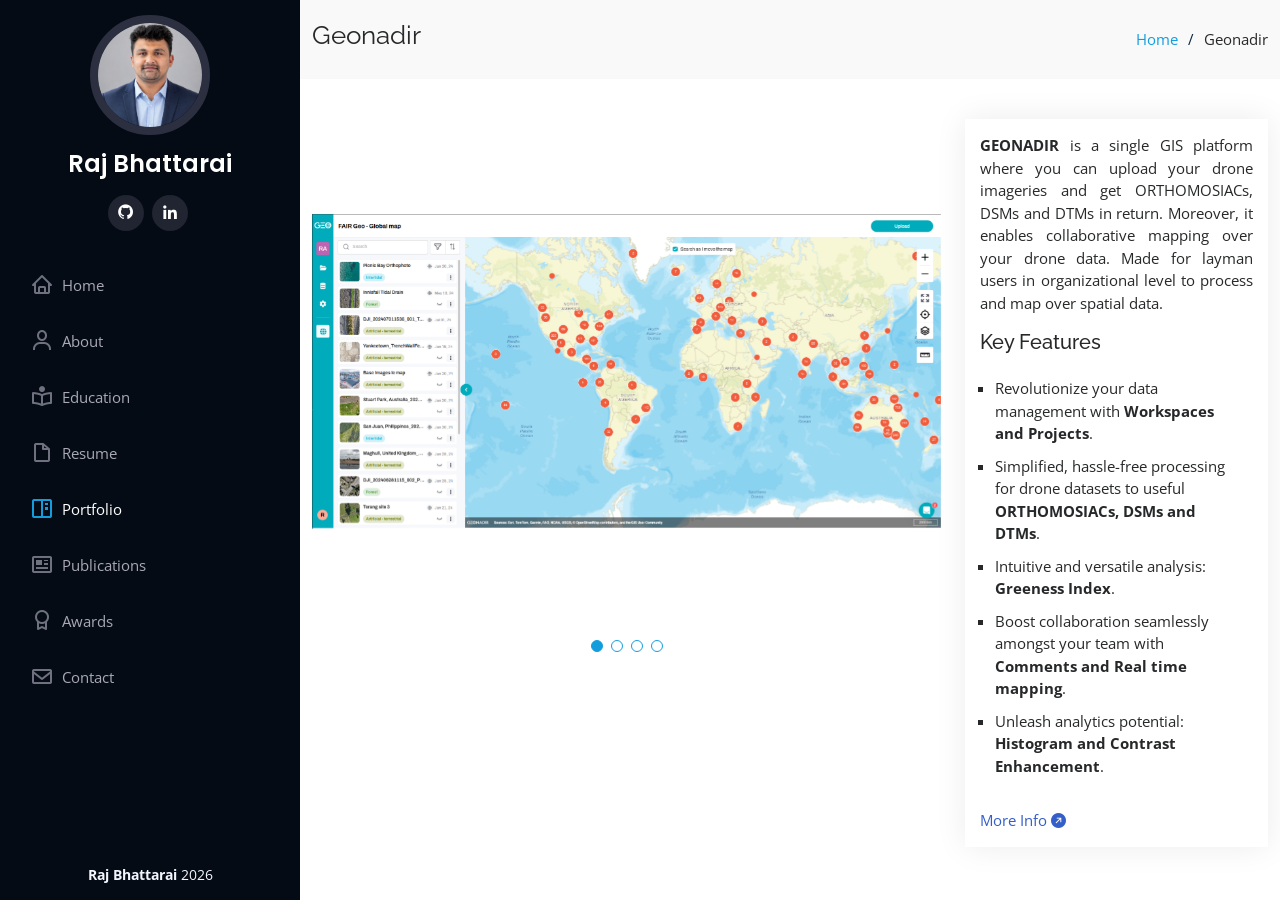
<file: geonadir-details.html>
<!DOCTYPE html>
<html lang="en">

<head>
  <meta charset="utf-8">
  <meta content="width=device-width, initial-scale=1.0" name="viewport">

  <title>Geonadir Details</title>
  <meta content="" name="description">
  <meta content="" name="keywords">

  <!-- Favicons -->
  <link rel="apple-touch-icon" sizes="180x180" href="assets/img/apple-touch-icon.png">
  <link rel="icon" type="image/png" sizes="32x32" href="assets/img/favicon-32x32.png">
  <link rel="icon" type="image/png" sizes="16x16" href="assets/img/favicon-16x16.png">
  <link rel="manifest" href="/site.webmanifest">

  <!-- Google Fonts -->
  <link
    href="https://fonts.googleapis.com/css?family=Open+Sans:300,300i,400,400i,600,600i,700,700i|Raleway:300,300i,400,400i,500,500i,600,600i,700,700i|Poppins:300,300i,400,400i,500,500i,600,600i,700,700i"
    rel="stylesheet">

  <!-- Vendor CSS Files -->
  <link href="assets/vendor/aos/aos.css" rel="stylesheet">
  <link href="assets/vendor/bootstrap/css/bootstrap.min.css" rel="stylesheet">
  <link href="assets/vendor/bootstrap-icons/bootstrap-icons.css" rel="stylesheet">
  <link href="assets/vendor/boxicons/css/boxicons.min.css" rel="stylesheet">
  <link href="assets/vendor/glightbox/css/glightbox.min.css" rel="stylesheet">
  <link href="assets/vendor/swiper/swiper-bundle.min.css" rel="stylesheet">

  <!-- Template Main CSS File -->
  <link href="assets/css/style.css?v=1.0.2" rel="stylesheet">

</head>

<body>

  <!-- ======= Mobile nav toggle button ======= -->
  <i class="bi bi-list mobile-nav-toggle d-xl-none"></i>

  <!-- ======= Header ======= -->
  <header id="header">
    <div class="d-flex flex-column">

      <div class="profile">
        <img src="assets/img/profile-img.png" alt="" class="img-fluid rounded-circle">
        <h1 class="text-light"><a href="index.html">Raj Bhattarai</a></h1>
        <div class="social-links mt-3 text-center">
          <a href="https://github.com/iamrajbhattarai" target="_blank" class="github" target="_blank"><i
              class="bx bxl-github"></i></a>
          <a href="https://www.linkedin.com/in/iamrajbhattarai/" target="_blank" class="linkedin"><i
              class="bx bxl-linkedin"></i></a>
        </div>
      </div>

      <nav id="navbar" class="nav-menu navbar">
        <ul>
          <li><a href="index.html#hero" class="nav-link scrollto"><i class="bx bx-home"></i>
              <span>Home</span></a></li>
          <li><a href="index.html#about" class="nav-link scrollto"><i class="bx bx-user"></i> <span>About</span></a></li><li><a href="index.html#education" class="nav-link scrollto"><i class="bx bx-book-reader"></i> <span>Education</span></a>
          </li>
          <li><a href="index.html#resume" class="nav-link scrollto"><i class="bx bx-file-blank"></i>
              <span>Resume</span></a></li>
          <li><a href="index.html#portfolio" class="nav-link scrollto active"><i class="bx bx-book-content"></i>
              <span>Portfolio</span></a></li><li><a href="index.html#publications" class="nav-link scrollto"><i class="bx bx-news"></i> <span>Publications</span></a></li>
          <li><a href="index.html#awards" class="nav-link scrollto"><i class="bx bx-award"></i> <span>Awards</span></a></li>
          <li><a href="index.html#contact" class="nav-link scrollto"><i class="bx bx-envelope"></i>
              <span>Contact</span></a></li>
        </ul>
      </nav><!-- .nav-menu -->
    </div>
  </header><!-- End Header -->

  <main id="main">

    <!-- ======= Breadcrumbs ======= -->
    <section id="breadcrumbs" class="breadcrumbs">
      <div class="container">

        <div class="d-flex justify-content-between align-items-center">
          <h2><strong>Geonadir</strong></h2>
          <ol>
            <li><a href="index.html">Home</a></li>
            <li>Geonadir</li>
          </ol>
        </div>

      </div>
    </section><!-- End Breadcrumbs -->

    <!-- ======= Portfolio Details Section ======= -->
    <section id="portfolio-details" class="portfolio-details">
      <div class="container">

        <div class="row gy-4">

          <div class="col-lg-8">
            <div class="portfolio-details-slider swiper">
              <div class="swiper-wrapper align-items-center">

                <div class="swiper-slide">
                  <img src="assets/img/portfolio/geonadir1.png" alt="">
                </div>

                <div class="swiper-slide">
                  <img src="assets/img/portfolio/geonadir2.png" alt="">
                </div>

                <div class="swiper-slide">
                  <img src="assets/img/portfolio/geonadir3.png" alt="">
                </div>

                <div class="swiper-slide">
                  <img src="assets/img/portfolio/geonadir4.png" alt="">
                </div>

              </div>
              <div class="swiper-pagination"></div>
            </div>
          </div>

          <div class="col-lg-4">
            <div class="portfolio-info">
              <!-- <h3>Project information</h3> -->
              <p class="justify"><b>GEONADIR</b> is a single GIS platform where you can upload your drone imageries and get ORTHOMOSIACs, DSMs and DTMs in return. 
                Moreover, it enables collaborative mapping over your drone data. 
                Made for layman users in organizational level to process and map over spatial data.
              </p>
              <h5>Key Features</h5>
              <ul>
                <li>Revolutionize your data management with <b>Workspaces and Projects</b>.</li>
                <li>Simplified, hassle-free processing for drone datasets to useful <b>ORTHOMOSIACs, DSMs and DTMs</b>.</li>
                <li>Intuitive and versatile analysis: <b>Greeness Index</b>.</li>
                <li>Boost collaboration seamlessly amongst your team with <b>Comments and Real time mapping</b>.</li>
                <li>Unleash analytics potential: <b>Histogram and Contrast Enhancement</b>.</li>
              </ul>
              <a href="https://geonadir.com" target="_blank" rel="noopener noreferrer">More Info <i
                  class="bi bi-arrow-up-right-circle-fill"></i></a>
            </div>
            <!-- <div class="portfolio-description">
              <h2>This is an example of portfolio detail</h2>
              <p>
                Autem ipsum nam porro corporis rerum. Quis eos dolorem eos itaque inventore commodi labore quia quia.
                Exercitationem repudiandae officiis neque suscipit non officia eaque itaque enim. Voluptatem officia
                accusantium nesciunt est omnis tempora consectetur dignissimos. Sequi nulla at esse enim cum deserunt
                eius.
              </p>
            </div> -->
          </div>

        </div>

      </div>
    </section><!-- End Portfolio Details Section -->

  </main><!-- End #main -->

  <!-- ======= Footer ======= -->
  <footer id="footer">
    <div class="container">
      <div class="copyright">
        <strong><span>Raj Bhattarai</span></strong> 2026
      </div>
    </div>
    </div>
  </footer><!-- End  Footer -->

  <a href="#" class="back-to-top d-flex align-items-center justify-content-center"><i
      class="bi bi-arrow-up-short"></i></a>

  <!-- Vendor JS Files -->
  <script src="assets/vendor/purecounter/purecounter_vanilla.js"></script>
  <script src="assets/vendor/aos/aos.js"></script>
  <script src="assets/vendor/bootstrap/js/bootstrap.bundle.min.js"></script>
  <script src="assets/vendor/glightbox/js/glightbox.min.js"></script>
  <script src="assets/vendor/isotope-layout/isotope.pkgd.min.js"></script>
  <script src="assets/vendor/swiper/swiper-bundle.min.js"></script>
  <script src="assets/vendor/typed.js/typed.min.js"></script>
  <script src="assets/vendor/waypoints/noframework.waypoints.js"></script>

  <!-- Template Main JS File -->
  <script src="assets/js/main.js?v=1.0.1"></script>

</body>

</html>
</file>
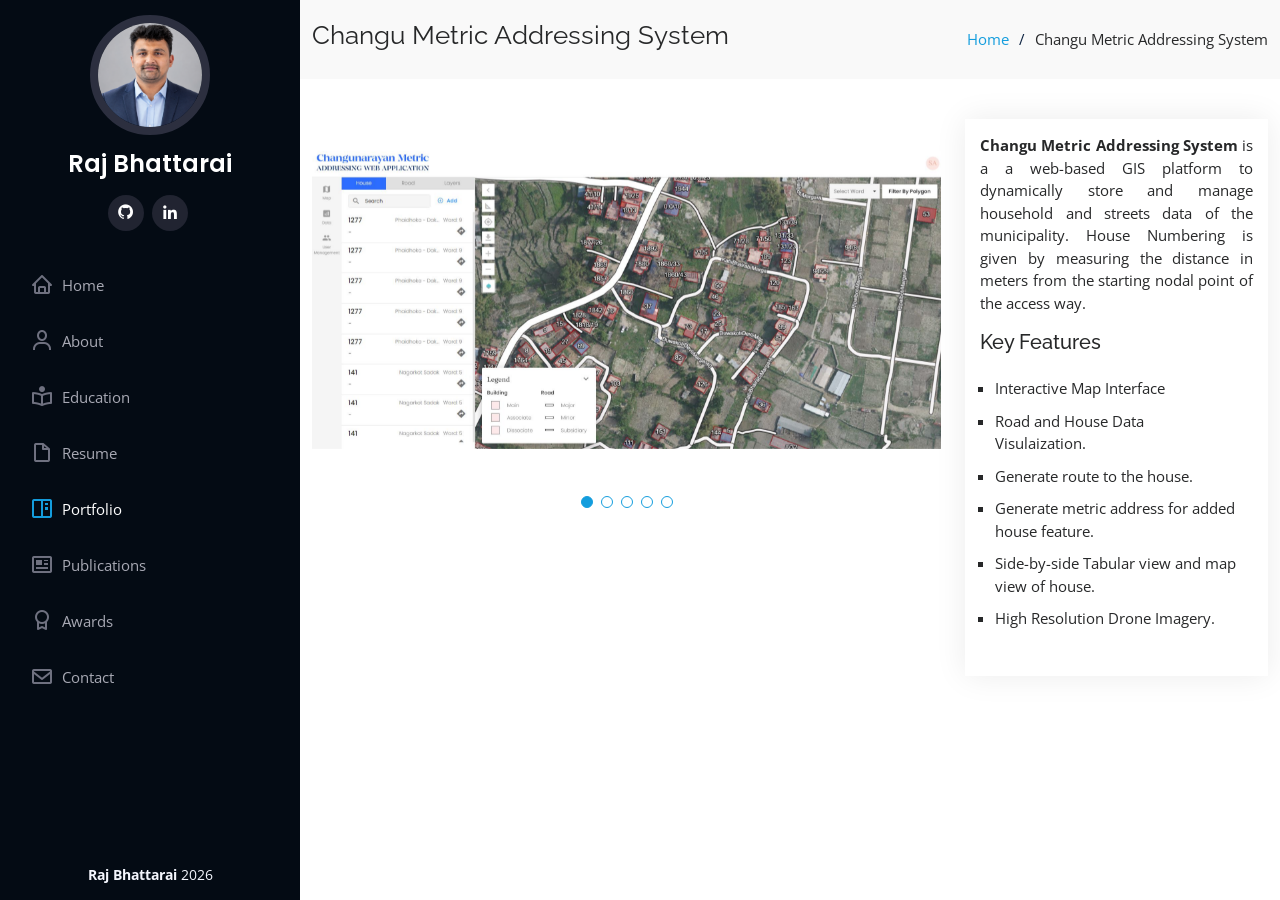
<file: metric-addresing-details.html>
<!DOCTYPE html>
<html lang="en">

<head>
  <meta charset="utf-8">
  <meta content="width=device-width, initial-scale=1.0" name="viewport">

  <title>Metric Addressing Details - Raj Bhattarai</title>
  <meta content="" name="description">
  <meta content="" name="keywords">

  <!-- Favicons -->
  <link rel="apple-touch-icon" sizes="180x180" href="assets/img/apple-touch-icon.png">
  <link rel="icon" type="image/png" sizes="32x32" href="assets/img/favicon-32x32.png">
  <link rel="icon" type="image/png" sizes="16x16" href="assets/img/favicon-16x16.png">
  <link rel="manifest" href="/site.webmanifest">

  <!-- Google Fonts -->
  <link
    href="https://fonts.googleapis.com/css?family=Open+Sans:300,300i,400,400i,600,600i,700,700i|Raleway:300,300i,400,400i,500,500i,600,600i,700,700i|Poppins:300,300i,400,400i,500,500i,600,600i,700,700i"
    rel="stylesheet">

  <!-- Vendor CSS Files -->
  <link href="assets/vendor/aos/aos.css" rel="stylesheet">
  <link href="assets/vendor/bootstrap/css/bootstrap.min.css" rel="stylesheet">
  <link href="assets/vendor/bootstrap-icons/bootstrap-icons.css" rel="stylesheet">
  <link href="assets/vendor/boxicons/css/boxicons.min.css" rel="stylesheet">
  <link href="assets/vendor/glightbox/css/glightbox.min.css" rel="stylesheet">
  <link href="assets/vendor/swiper/swiper-bundle.min.css" rel="stylesheet">

  <!-- Template Main CSS File -->
  <link href="assets/css/style.css?v=1.0.2" rel="stylesheet">

</head>

<body>

  <!-- ======= Mobile nav toggle button ======= -->
  <i class="bi bi-list mobile-nav-toggle d-xl-none"></i>

  <!-- ======= Header ======= -->
  <header id="header">
    <div class="d-flex flex-column">

      <div class="profile">
        <img src="assets/img/profile-img.png" alt="" class="img-fluid rounded-circle">
        <h1 class="text-light"><a href="index.html">Raj Bhattarai</a></h1>
        <div class="social-links mt-3 text-center">
          <a href="https://github.com/iamrajbhattarai" target="_blank" class="github" target="_blank"><i
              class="bx bxl-github"></i></a>
          <a href="https://www.linkedin.com/in/iamrajbhattarai/" target="_blank" class="linkedin"><i
              class="bx bxl-linkedin"></i></a>
        </div>
      </div>

      <nav id="navbar" class="nav-menu navbar">
        <ul>
          <li><a href="index.html#hero" class="nav-link scrollto"><i class="bx bx-home"></i>
              <span>Home</span></a></li>
          <li><a href="index.html#about" class="nav-link scrollto"><i class="bx bx-user"></i> <span>About</span></a></li><li><a href="index.html#education" class="nav-link scrollto"><i class="bx bx-book-reader"></i> <span>Education</span></a>
          </li>
          <li><a href="index.html#resume" class="nav-link scrollto"><i class="bx bx-file-blank"></i>
              <span>Resume</span></a></li>
          <li><a href="index.html#portfolio" class="nav-link scrollto active"><i class="bx bx-book-content"></i>
              <span>Portfolio</span></a></li><li><a href="index.html#publications" class="nav-link scrollto"><i class="bx bx-news"></i> <span>Publications</span></a></li>
          <li><a href="index.html#awards" class="nav-link scrollto"><i class="bx bx-award"></i> <span>Awards</span></a></li>
          <li><a href="index.html#contact" class="nav-link scrollto"><i class="bx bx-envelope"></i>
              <span>Contact</span></a></li>
        </ul>
      </nav><!-- .nav-menu -->
    </div>
  </header><!-- End Header -->

  <main id="main">

    <!-- ======= Breadcrumbs ======= -->
    <section id="breadcrumbs" class="breadcrumbs">
      <div class="container">

        <div class="d-flex justify-content-between align-items-center">
          <h2><strong>Changu Metric Addressing System</strong></h2>
          <ol>
            <li><a href="index.html">Home</a></li>
            <li>Changu Metric Addressing System</li>
          </ol>
        </div>

      </div>
    </section><!-- End Breadcrumbs -->

    <!-- ======= Portfolio Details Section ======= -->
    <section id="portfolio-details" class="portfolio-details">
      <div class="container">

        <div class="row gy-4">

          <div class="col-lg-8">
            <div class="portfolio-details-slider swiper">
              <div class="swiper-wrapper align-items-center">

                <div class="swiper-slide">
                  <img src="assets/img/portfolio/metric-addressing1.JPG" alt="">
                </div>
                <div class="swiper-slide">
                  <img src="assets/img/portfolio/metric-addressing5.JPG" alt="">
                </div>
                <div class="swiper-slide">
                  <img src="assets/img/portfolio/metric-addressing2.JPG" alt="">
                </div>

                <div class="swiper-slide">
                  <img src="assets/img/portfolio/metric-addressing3.JPG" alt="">
                </div>
                <div class="swiper-slide">
                  <img src="assets/img/portfolio/metric-addressing4.JPG" alt="">
                </div>
              </div>
              <div class="swiper-pagination"></div>
            </div>
          </div>

          <div class="col-lg-4">
            <div class="portfolio-info">
              <!-- <h3>Project information</h3> -->
              <p class="justify"><b>Changu Metric Addressing System</b> is a a web-based GIS platform to dynamically
                store and manage household and streets data of the municipality. House Numbering is given by measuring
                the distance in meters from the starting nodal point of the access way.
              </p>
              <h5>Key Features</h5>
              <ul>
                <li>Interactive Map Interface</li>
                <li>Road and House Data Visulaization.</li>
                <li>Generate route to the house.</li>
                <li>Generate metric address for added house feature.</li>
                <li>Side-by-side Tabular view and map view of house.</li>
                <li>High Resolution Drone Imagery.</li>
              </ul>
              <!-- <a href="https://usafiri-beta.naxa.com.np" target="_blank" rel="noopener noreferrer">More Info <i
                  class="bi bi-arrow-up-right-circle-fill"></i></a> -->
            </div>
            <!-- <div class="portfolio-description">
              <h2>This is an example of portfolio detail</h2>
              <p>
                Autem ipsum nam porro corporis rerum. Quis eos dolorem eos itaque inventore commodi labore quia quia.
                Exercitationem repudiandae officiis neque suscipit non officia eaque itaque enim. Voluptatem officia
                accusantium nesciunt est omnis tempora consectetur dignissimos. Sequi nulla at esse enim cum deserunt
                eius.
              </p>
            </div> -->
          </div>

        </div>

      </div>
    </section><!-- End Portfolio Details Section -->

  </main><!-- End #main -->

  <!-- ======= Footer ======= -->
  <footer id="footer">
    <div class="container">
      <div class="copyright">
        <strong><span>Raj Bhattarai</span></strong> 2026
      </div>
    </div>
    </div>
  </footer><!-- End  Footer -->

  <a href="#" class="back-to-top d-flex align-items-center justify-content-center"><i
      class="bi bi-arrow-up-short"></i></a>

  <!-- Vendor JS Files -->
  <script src="assets/vendor/purecounter/purecounter_vanilla.js"></script>
  <script src="assets/vendor/aos/aos.js"></script>
  <script src="assets/vendor/bootstrap/js/bootstrap.bundle.min.js"></script>
  <script src="assets/vendor/glightbox/js/glightbox.min.js"></script>
  <script src="assets/vendor/isotope-layout/isotope.pkgd.min.js"></script>
  <script src="assets/vendor/swiper/swiper-bundle.min.js"></script>
  <script src="assets/vendor/typed.js/typed.min.js"></script>
  <script src="assets/vendor/waypoints/noframework.waypoints.js"></script>

  <!-- Template Main JS File -->
  <script src="assets/js/main.js?v=1.0.1"></script>

</body>

</html>
</file>
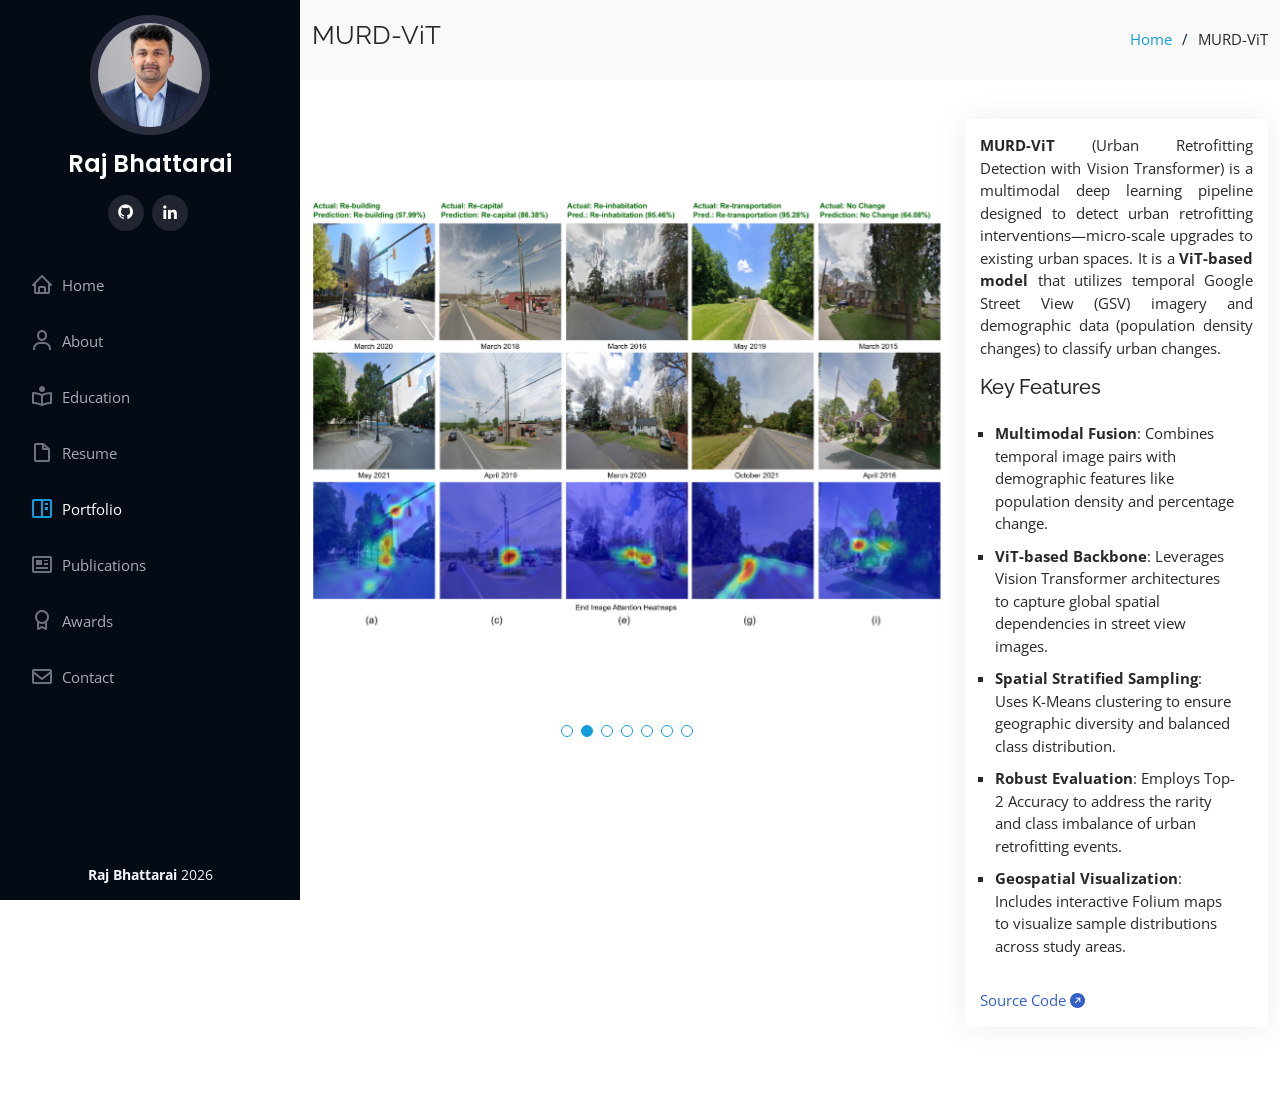
<file: murd-vit-details.html>
<!DOCTYPE html>
<html lang="en">

<head>
  <meta charset="utf-8">
  <meta content="width=device-width, initial-scale=1.0" name="viewport">

  <title>MURD-ViT Details</title>
  <meta content="" name="description">
  <meta content="" name="keywords">

  <!-- Favicons -->
  <link rel="apple-touch-icon" sizes="180x180" href="assets/img/apple-touch-icon.png">
  <link rel="icon" type="image/png" sizes="32x32" href="assets/img/favicon-32x32.png">
  <link rel="icon" type="image/png" sizes="16x16" href="assets/img/favicon-16x16.png">
  <link rel="manifest" href="/site.webmanifest">

  <!-- Google Fonts -->
  <link
    href="https://fonts.googleapis.com/css?family=Open+Sans:300,300i,400,400i,600,600i,700,700i|Raleway:300,300i,400,400i,500,500i,600,600i,700,700i|Poppins:300,300i,400,400i,500,500i,600,600i,700,700i"
    rel="stylesheet">

  <!-- Vendor CSS Files -->
  <link href="assets/vendor/aos/aos.css" rel="stylesheet">
  <link href="assets/vendor/bootstrap/css/bootstrap.min.css" rel="stylesheet">
  <link href="assets/vendor/bootstrap-icons/bootstrap-icons.css" rel="stylesheet">
  <link href="assets/vendor/boxicons/css/boxicons.min.css" rel="stylesheet">
  <link href="assets/vendor/glightbox/css/glightbox.min.css" rel="stylesheet">
  <link href="assets/vendor/swiper/swiper-bundle.min.css" rel="stylesheet">

  <!-- Template Main CSS File -->
  <link href="assets/css/style.css?v=1.0.2" rel="stylesheet">

</head>

<body>

  <!-- ======= Mobile nav toggle button ======= -->
  <i class="bi bi-list mobile-nav-toggle d-xl-none"></i>

  <!-- ======= Header ======= -->
  <header id="header">
    <div class="d-flex flex-column">

      <div class="profile">
        <img src="assets/img/profile-img.png" alt="" class="img-fluid rounded-circle">
        <h1 class="text-light"><a href="index.html">Raj Bhattarai</a></h1>
        <div class="social-links mt-3 text-center">
          <a href="https://github.com/iamrajbhattarai" target="_blank" class="github" target="_blank"><i
              class="bx bxl-github"></i></a>
          <a href="https://www.linkedin.com/in/iamrajbhattarai/" target="_blank" class="linkedin"><i
              class="bx bxl-linkedin"></i></a>
        </div>
      </div>

      <nav id="navbar" class="nav-menu navbar">
        <ul>
          <li><a href="index.html#hero" class="nav-link scrollto"><i class="bx bx-home"></i>
              <span>Home</span></a></li>
          <li><a href="index.html#about" class="nav-link scrollto"><i class="bx bx-user"></i> <span>About</span></a></li><li><a href="index.html#education" class="nav-link scrollto"><i class="bx bx-book-reader"></i> <span>Education</span></a>
          </li>
          <li><a href="index.html#resume" class="nav-link scrollto"><i class="bx bx-file-blank"></i>
              <span>Resume</span></a></li>
          <li><a href="index.html#portfolio" class="nav-link scrollto active"><i class="bx bx-book-content"></i>
              <span>Portfolio</span></a></li><li><a href="index.html#publications" class="nav-link scrollto"><i class="bx bx-news"></i> <span>Publications</span></a></li>
          <li><a href="index.html#awards" class="nav-link scrollto"><i class="bx bx-award"></i> <span>Awards</span></a></li>
          <li><a href="index.html#contact" class="nav-link scrollto"><i class="bx bx-envelope"></i>
              <span>Contact</span></a></li>
        </ul>
      </nav><!-- .nav-menu -->
    </div>
  </header><!-- End Header -->

  <main id="main">

    <!-- ======= Breadcrumbs ======= -->
    <section id="breadcrumbs" class="breadcrumbs">
      <div class="container">

        <div class="d-flex justify-content-between align-items-center">
          <h2><strong>MURD-ViT</strong></h2>
          <ol>
            <li><a href="index.html">Home</a></li>
            <li>MURD-ViT</li>
          </ol>
        </div>

      </div>
    </section><!-- End Breadcrumbs -->

    <!-- ======= Portfolio Details Section ======= -->
    <section id="portfolio-details" class="portfolio-details">
      <div class="container">

        <div class="row gy-4">

          <div class="col-lg-8">
            <div class="portfolio-details-slider swiper">
              <div class="swiper-wrapper align-items-center">

                <div class="swiper-slide">
                  <img src="assets/img/portfolio/murd-vit1.png" alt="">
                </div>

                <div class="swiper-slide">
                  <img src="assets/img/portfolio/murd-vit2a.png" alt="">
                </div>

                <div class="swiper-slide">
                  <img src="assets/img/portfolio/murd-vit2b.png" alt="">
                </div>

                <div class="swiper-slide">
                  <img src="assets/img/portfolio/murd-vit3.png" alt="">
                </div>

                <div class="swiper-slide">
                  <img src="assets/img/portfolio/murd-vit4.png" alt="">
                </div>

                <div class="swiper-slide">
                  <img src="assets/img/portfolio/murd-vit5.png" alt="">
                </div>

                <div class="swiper-slide">
                  <img src="assets/img/portfolio/murd-vit6.png" alt="">
                </div>

              </div>
              <div class="swiper-pagination"></div>
            </div>
          </div>

          <div class="col-lg-4">
            <div class="portfolio-info">
              <!-- <h3>Project information</h3> -->
              <p class="justify"><b>MURD-ViT</b> (Urban Retrofitting Detection with Vision Transformer) is a multimodal deep learning pipeline designed to detect urban retrofitting interventions—micro-scale upgrades to existing urban spaces. It is a <b>ViT-based model</b> that utilizes temporal Google Street View (GSV) imagery and demographic data (population density changes) to classify urban changes.
              </p>
              <h5>Key Features</h5>
              <ul>
                <li><b>Multimodal Fusion</b>: Combines temporal image pairs with demographic features like population density and percentage change.</li>
                <li><b>ViT-based Backbone</b>: Leverages Vision Transformer architectures to capture global spatial dependencies in street view images.</li>
                <li><b>Spatial Stratified Sampling</b>: Uses K-Means clustering to ensure geographic diversity and balanced class distribution.</li>
                <li><b>Robust Evaluation</b>: Employs Top-2 Accuracy to address the rarity and class imbalance of urban retrofitting events.</li>
                <li><b>Geospatial Visualization</b>: Includes interactive Folium maps to visualize sample distributions across study areas.</li>
              </ul>
              <a href="https://github.com/GeoComputeLab/IGUIDE-Spatial-AI-Challenge" target="_blank" rel="noopener noreferrer">Source Code <i
                  class="bi bi-arrow-up-right-circle-fill"></i></a>
            </div>
          </div>

        </div>

      </div>
    </section><!-- End Portfolio Details Section -->

  </main><!-- End #main -->

  <!-- ======= Footer ======= -->
  <footer id="footer">
    <div class="container">
      <div class="copyright">
        <strong><span>Raj Bhattarai</span></strong> 2026
      </div>
    </div>
  </footer><!-- End  Footer -->

  <a href="#" class="back-to-top d-flex align-items-center justify-content-center"><i
      class="bi bi-arrow-up-short"></i></a>

  <!-- Vendor JS Files -->
  <script src="assets/vendor/purecounter/purecounter_vanilla.js"></script>
  <script src="assets/vendor/aos/aos.js"></script>
  <script src="assets/vendor/bootstrap/js/bootstrap.bundle.min.js"></script>
  <script src="assets/vendor/glightbox/js/glightbox.min.js"></script>
  <script src="assets/vendor/isotope-layout/isotope.pkgd.min.js"></script>
  <script src="assets/vendor/swiper/swiper-bundle.min.js"></script>
  <script src="assets/vendor/typed.js/typed.min.js"></script>
  <script src="assets/vendor/waypoints/noframework.waypoints.js"></script>

  <!-- Template Main JS File -->
  <script src="assets/js/main.js?v=1.0.1"></script>

</body>

</html>
</file>
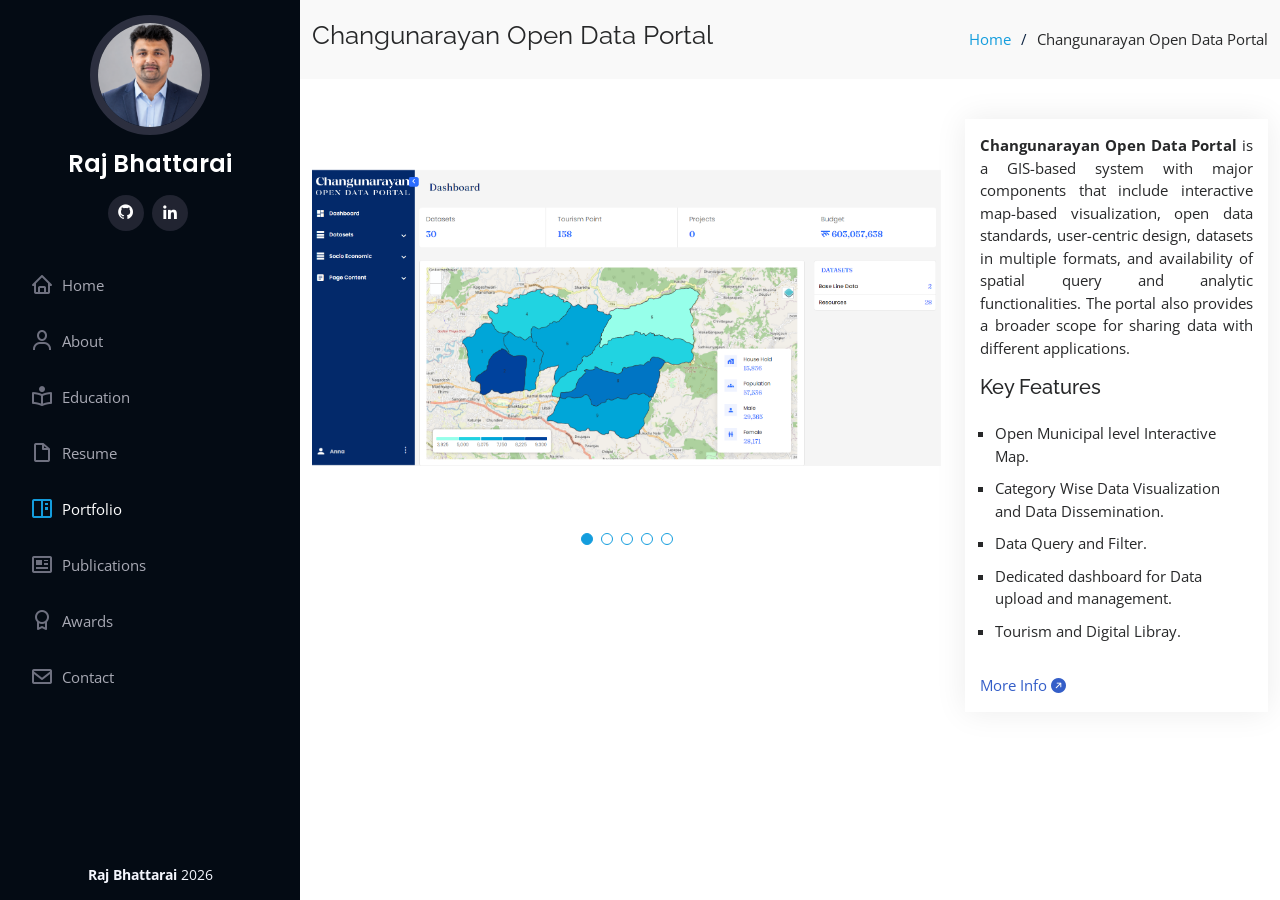
<file: odp-details.html>
<!DOCTYPE html>
<html lang="en">

<head>
  <meta charset="utf-8">
  <meta content="width=device-width, initial-scale=1.0" name="viewport">

  <title>Open Data Portal Details - Raj Bhattarai</title>
  <meta content="" name="description">
  <meta content="" name="keywords">

  <!-- Favicons -->
  <link rel="apple-touch-icon" sizes="180x180" href="assets/img/apple-touch-icon.png">
  <link rel="icon" type="image/png" sizes="32x32" href="assets/img/favicon-32x32.png">
  <link rel="icon" type="image/png" sizes="16x16" href="assets/img/favicon-16x16.png">
  <link rel="manifest" href="/site.webmanifest">

  <!-- Google Fonts -->
  <link
    href="https://fonts.googleapis.com/css?family=Open+Sans:300,300i,400,400i,600,600i,700,700i|Raleway:300,300i,400,400i,500,500i,600,600i,700,700i|Poppins:300,300i,400,400i,500,500i,600,600i,700,700i"
    rel="stylesheet">

  <!-- Vendor CSS Files -->
  <link href="assets/vendor/aos/aos.css" rel="stylesheet">
  <link href="assets/vendor/bootstrap/css/bootstrap.min.css" rel="stylesheet">
  <link href="assets/vendor/bootstrap-icons/bootstrap-icons.css" rel="stylesheet">
  <link href="assets/vendor/boxicons/css/boxicons.min.css" rel="stylesheet">
  <link href="assets/vendor/glightbox/css/glightbox.min.css" rel="stylesheet">
  <link href="assets/vendor/swiper/swiper-bundle.min.css" rel="stylesheet">

  <!-- Template Main CSS File -->
  <link href="assets/css/style.css?v=1.0.2" rel="stylesheet">

</head>

<body>

  <!-- ======= Mobile nav toggle button ======= -->
  <i class="bi bi-list mobile-nav-toggle d-xl-none"></i>

  <!-- ======= Header ======= -->
  <header id="header">
    <div class="d-flex flex-column">

      <div class="profile">
        <img src="assets/img/profile-img.png" alt="" class="img-fluid rounded-circle">
        <h1 class="text-light"><a href="index.html">Raj Bhattarai</a></h1>
        <div class="social-links mt-3 text-center">
          <a href="https://github.com/iamrajbhattarai" target="_blank" class="github" target="_blank"><i
              class="bx bxl-github"></i></a>
          <a href="https://www.linkedin.com/in/iamrajbhattarai/" target="_blank" class="linkedin"><i
              class="bx bxl-linkedin"></i></a>
        </div>
      </div>

      <nav id="navbar" class="nav-menu navbar">
        <ul>
          <li><a href="index.html#hero" class="nav-link scrollto"><i class="bx bx-home"></i>
              <span>Home</span></a></li>
          <li><a href="index.html#about" class="nav-link scrollto"><i class="bx bx-user"></i> <span>About</span></a></li><li><a href="index.html#education" class="nav-link scrollto"><i class="bx bx-book-reader"></i> <span>Education</span></a>
          </li>
          <li><a href="index.html#resume" class="nav-link scrollto"><i class="bx bx-file-blank"></i>
              <span>Resume</span></a></li>
          <li><a href="index.html#portfolio" class="nav-link scrollto active"><i class="bx bx-book-content"></i>
              <span>Portfolio</span></a></li><li><a href="index.html#publications" class="nav-link scrollto"><i class="bx bx-news"></i> <span>Publications</span></a></li>
          <li><a href="index.html#awards" class="nav-link scrollto"><i class="bx bx-award"></i> <span>Awards</span></a></li>
          <li><a href="index.html#contact" class="nav-link scrollto"><i class="bx bx-envelope"></i>
              <span>Contact</span></a></li>
        </ul>
      </nav><!-- .nav-menu -->
    </div>
  </header><!-- End Header -->

  <main id="main">

    <!-- ======= Breadcrumbs ======= -->
    <section id="breadcrumbs" class="breadcrumbs">
      <div class="container">

        <div class="d-flex justify-content-between align-items-center">
          <h2><strong>Changunarayan Open Data Portal</strong></h2>
          <ol>
            <li><a href="index.html">Home</a></li>
            <li>Changunarayan Open Data Portal</li>
          </ol>
        </div>

      </div>
    </section><!-- End Breadcrumbs -->

    <!-- ======= Portfolio Details Section ======= -->
    <section id="portfolio-details" class="portfolio-details">
      <div class="container">

        <div class="row gy-4">

          <div class="col-lg-8">
            <div class="portfolio-details-slider swiper">
              <div class="swiper-wrapper align-items-center">

                <div class="swiper-slide">
                  <img src="assets/img/portfolio/odp1.png" alt="">
                </div>
                <div class="swiper-slide">
                  <img src="assets/img/portfolio/odp2.png" alt="">
                </div>
                <div class="swiper-slide">
                  <img src="assets/img/portfolio/odp3.png" alt="">
                </div>

                <div class="swiper-slide">
                  <img src="assets/img/portfolio/odp4.png" alt="">
                </div>
                <div class="swiper-slide">
                  <img src="assets/img/portfolio/odp5.png" alt="">
                </div>
              </div>
              <div class="swiper-pagination"></div>
            </div>
          </div>

          <div class="col-lg-4">
            <div class="portfolio-info">
              <!-- <h3>Project information</h3> -->
              <p class="justify"><b>Changunarayan Open Data Portal</b> is a GIS-based system with major components that
                include interactive map-based
                visualization, open data standards, user-centric design, datasets in multiple formats, and
                availability of spatial query and analytic functionalities. The portal also provides a broader scope
                for sharing data with different applications.
              </p>
              <h5>Key Features</h5>
              <ul>
                <li>Open Municipal level Interactive Map.</li>
                <li>Category Wise Data Visualization and Data Dissemination.</li>
                <li>Data Query and Filter.</li>
                <li>Dedicated dashboard for Data upload and management.</li>
                <li>Tourism and Digital Libray.</li>
              </ul>
              <a href="https://changu-stag.naxa.com.np/" target="_blank" rel="noopener noreferrer">More Info <i
                  class="bi bi-arrow-up-right-circle-fill"></i></a>
            </div>
            <!-- <div class="portfolio-description">
              <h2>This is an example of portfolio detail</h2>
              <p>
                Autem ipsum nam porro corporis rerum. Quis eos dolorem eos itaque inventore commodi labore quia quia.
                Exercitationem repudiandae officiis neque suscipit non officia eaque itaque enim. Voluptatem officia
                accusantium nesciunt est omnis tempora consectetur dignissimos. Sequi nulla at esse enim cum deserunt
                eius.
              </p>
            </div> -->
          </div>

        </div>

      </div>
    </section><!-- End Portfolio Details Section -->

  </main><!-- End #main -->

  <!-- ======= Footer ======= -->
  <footer id="footer">
    <div class="container">
      <div class="copyright">
        <strong><span>Raj Bhattarai</span></strong> 2026
      </div>
    </div>
    </div>
  </footer><!-- End  Footer -->

  <a href="#" class="back-to-top d-flex align-items-center justify-content-center"><i
      class="bi bi-arrow-up-short"></i></a>

  <!-- Vendor JS Files -->
  <script src="assets/vendor/purecounter/purecounter_vanilla.js"></script>
  <script src="assets/vendor/aos/aos.js"></script>
  <script src="assets/vendor/bootstrap/js/bootstrap.bundle.min.js"></script>
  <script src="assets/vendor/glightbox/js/glightbox.min.js"></script>
  <script src="assets/vendor/isotope-layout/isotope.pkgd.min.js"></script>
  <script src="assets/vendor/swiper/swiper-bundle.min.js"></script>
  <script src="assets/vendor/typed.js/typed.min.js"></script>
  <script src="assets/vendor/waypoints/noframework.waypoints.js"></script>

  <!-- Template Main JS File -->
  <script src="assets/js/main.js?v=1.0.1"></script>

</body>

</html>
</file>
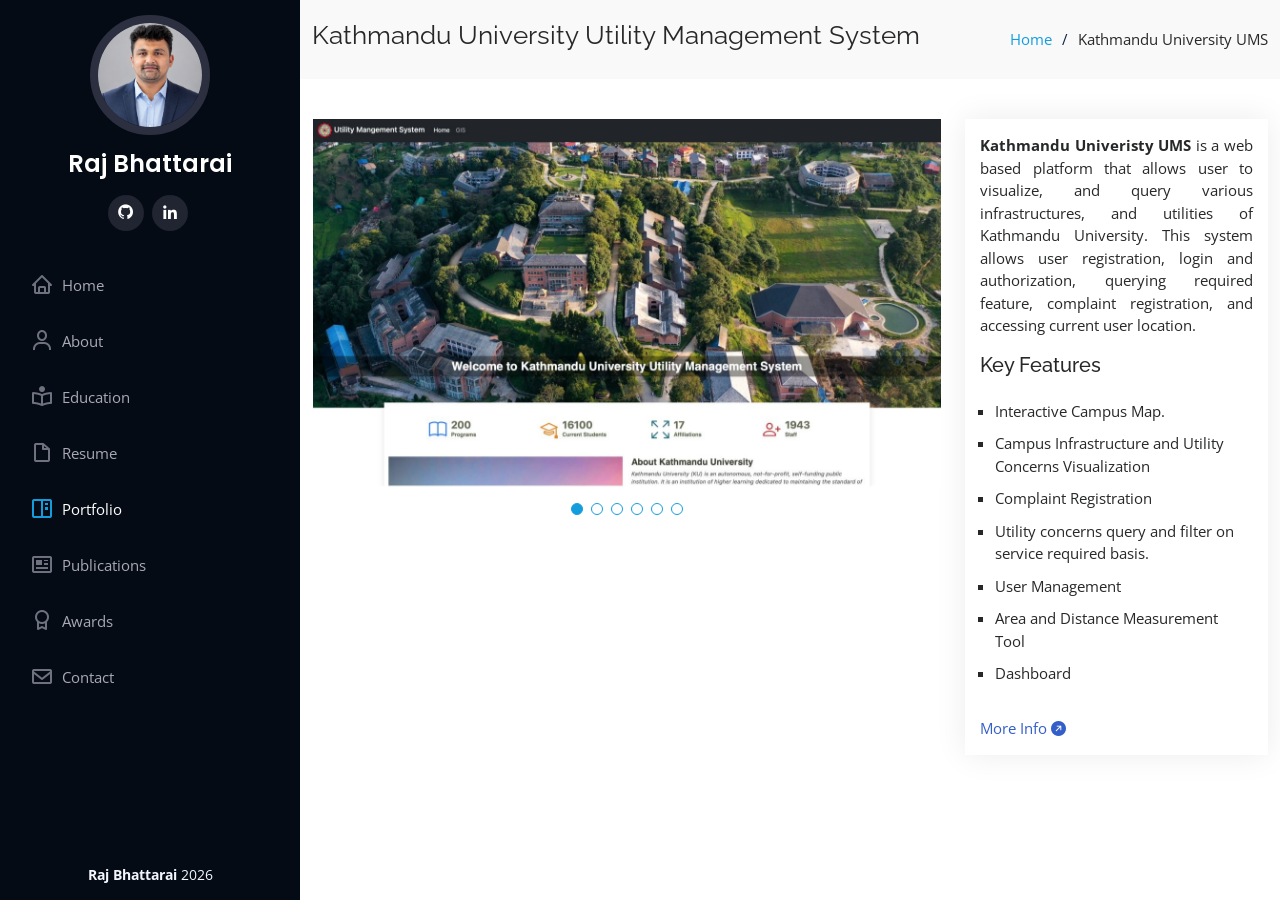
<file: ums-details.html>
<!DOCTYPE html>
<html lang="en">

<head>
  <meta charset="utf-8">
  <meta content="width=device-width, initial-scale=1.0" name="viewport">

  <title>UMS Details - Raj Bhattarai</title>
  <meta content="" name="description">
  <meta content="" name="keywords">

  <!-- Favicons -->
  <link rel="apple-touch-icon" sizes="180x180" href="assets/img/apple-touch-icon.png">
  <link rel="icon" type="image/png" sizes="32x32" href="assets/img/favicon-32x32.png">
  <link rel="icon" type="image/png" sizes="16x16" href="assets/img/favicon-16x16.png">
  <link rel="manifest" href="/site.webmanifest">

  <!-- Google Fonts -->
  <link
    href="https://fonts.googleapis.com/css?family=Open+Sans:300,300i,400,400i,600,600i,700,700i|Raleway:300,300i,400,400i,500,500i,600,600i,700,700i|Poppins:300,300i,400,400i,500,500i,600,600i,700,700i"
    rel="stylesheet">

  <!-- Vendor CSS Files -->
  <link href="assets/vendor/aos/aos.css" rel="stylesheet">
  <link href="assets/vendor/bootstrap/css/bootstrap.min.css" rel="stylesheet">
  <link href="assets/vendor/bootstrap-icons/bootstrap-icons.css" rel="stylesheet">
  <link href="assets/vendor/boxicons/css/boxicons.min.css" rel="stylesheet">
  <link href="assets/vendor/glightbox/css/glightbox.min.css" rel="stylesheet">
  <link href="assets/vendor/swiper/swiper-bundle.min.css" rel="stylesheet">

  <!-- Template Main CSS File -->
  <link href="assets/css/style.css?v=1.0.2" rel="stylesheet">

</head>

<body>

  <!-- ======= Mobile nav toggle button ======= -->
  <i class="bi bi-list mobile-nav-toggle d-xl-none"></i>

  <!-- ======= Header ======= -->
  <header id="header">
    <div class="d-flex flex-column">

      <div class="profile">
        <img src="assets/img/profile-img.png" alt="" class="img-fluid rounded-circle">
        <h1 class="text-light"><a href="index.html">Raj Bhattarai</a></h1>
        <div class="social-links mt-3 text-center">
          <a href="https://github.com/iamrajbhattarai" target="_blank" class="github" target="_blank"><i
              class="bx bxl-github"></i></a>
          <a href="https://www.linkedin.com/in/iamrajbhattarai/" target="_blank" class="linkedin"><i
              class="bx bxl-linkedin"></i></a>
        </div>
      </div>

      <nav id="navbar" class="nav-menu navbar">
        <ul>
          <li><a href="index.html#hero" class="nav-link scrollto"><i class="bx bx-home"></i>
              <span>Home</span></a></li>
          <li><a href="index.html#about" class="nav-link scrollto"><i class="bx bx-user"></i> <span>About</span></a></li><li><a href="index.html#education" class="nav-link scrollto"><i class="bx bx-book-reader"></i> <span>Education</span></a>
          </li>
          <li><a href="index.html#resume" class="nav-link scrollto"><i class="bx bx-file-blank"></i>
              <span>Resume</span></a></li>
          <li><a href="index.html#portfolio" class="nav-link scrollto active"><i class="bx bx-book-content"></i>
              <span>Portfolio</span></a></li><li><a href="index.html#publications" class="nav-link scrollto"><i class="bx bx-news"></i> <span>Publications</span></a></li>
          <li><a href="index.html#awards" class="nav-link scrollto"><i class="bx bx-award"></i> <span>Awards</span></a></li>
          <li><a href="index.html#contact" class="nav-link scrollto"><i class="bx bx-envelope"></i>
              <span>Contact</span></a></li>
        </ul>
      </nav><!-- .nav-menu -->
    </div>
  </header><!-- End Header -->

  <main id="main">

    <!-- ======= Breadcrumbs ======= -->
    <section id="breadcrumbs" class="breadcrumbs">
      <div class="container">

        <div class="d-flex justify-content-between align-items-center">
          <h2><strong>Kathmandu University Utility Management System</strong></h2>
          <ol>
            <li><a href="index.html">Home</a></li>
            <li>Kathmandu University UMS</li>
          </ol>
        </div>

      </div>
    </section><!-- End Breadcrumbs -->

    <!-- ======= Portfolio Details Section ======= -->
    <section id="portfolio-details" class="portfolio-details">
      <div class="container">

        <div class="row gy-4">

          <div class="col-lg-8">
            <div class="portfolio-details-slider swiper">
              <div class="swiper-wrapper align-items-center">

                <div class="swiper-slide">
                  <img src="assets/img/portfolio/ums1.jpg" alt="">
                </div>
                <div class="swiper-slide">
                  <img src="assets/img/portfolio/ums2.jpg" alt="">
                </div>
                <div class="swiper-slide">
                  <img src="assets/img/portfolio/ums3.jpg" alt="">
                </div>

                <div class="swiper-slide">
                  <img src="assets/img/portfolio/ums4.jpg" alt="">
                </div>
                <div class="swiper-slide">
                  <img src="assets/img/portfolio/ums5.jpg" alt="">
                </div>
                <div class="swiper-slide">
                  <img src="assets/img/portfolio/ums6.jpg" alt="">
                </div>
              </div>
              <div class="swiper-pagination"></div>
            </div>
          </div>

          <div class="col-lg-4">
            <div class="portfolio-info">
              <!-- <h3>Project information</h3> -->
              <p class="justify"><b>Kathmandu Univeristy UMS</b> is a web based platform
                that allows user to visualize, and query various infrastructures, and utilities of Kathmandu
                University. This system allows user registration, login and authorization, querying required feature,
                complaint registration, and accessing current user location.
              </p>
              <h5>Key Features</h5>
              <ul>
                <li>Interactive Campus Map.</li>
                <li>Campus Infrastructure and Utility Concerns Visualization</li>
                <li>Complaint Registration</li>
                <li>Utility concerns query and filter on service required basis.</li>
                <li>User Management</li>
                <li>Area and Distance Measurement Tool</li>
                <li>Dashboard</li>

              </ul>
              <a href="https://www.researchgate.net/publication/366865227_WEB_ENABLED_UTILITY_MANAGEMENT_SYSTEM_OF_KATHMANDU_UNIVERSITY"
                target="_blank" rel="noopener noreferrer">More Info <i class="bi bi-arrow-up-right-circle-fill"></i></a>
            </div>
            <!-- <div class="portfolio-description">
              <h2>This is an example of portfolio detail</h2>
              <p>
                Autem ipsum nam porro corporis rerum. Quis eos dolorem eos itaque inventore commodi labore quia quia.
                Exercitationem repudiandae officiis neque suscipit non officia eaque itaque enim. Voluptatem officia
                accusantium nesciunt est omnis tempora consectetur dignissimos. Sequi nulla at esse enim cum deserunt
                eius.
              </p>
            </div> -->
          </div>

        </div>

      </div>
    </section><!-- End Portfolio Details Section -->

  </main><!-- End #main -->

  <!-- ======= Footer ======= -->
  <footer id="footer">
    <div class="container">
      <div class="copyright">
        <strong><span>Raj Bhattarai</span></strong> 2026
      </div>
    </div>
    </div>
  </footer><!-- End  Footer -->

  <a href="#" class="back-to-top d-flex align-items-center justify-content-center"><i
      class="bi bi-arrow-up-short"></i></a>

  <!-- Vendor JS Files -->
  <script src="assets/vendor/purecounter/purecounter_vanilla.js"></script>
  <script src="assets/vendor/aos/aos.js"></script>
  <script src="assets/vendor/bootstrap/js/bootstrap.bundle.min.js"></script>
  <script src="assets/vendor/glightbox/js/glightbox.min.js"></script>
  <script src="assets/vendor/isotope-layout/isotope.pkgd.min.js"></script>
  <script src="assets/vendor/swiper/swiper-bundle.min.js"></script>
  <script src="assets/vendor/typed.js/typed.min.js"></script>
  <script src="assets/vendor/waypoints/noframework.waypoints.js"></script>

  <!-- Template Main JS File -->
  <script src="assets/js/main.js?v=1.0.1"></script>

</body>

</html>
</file>
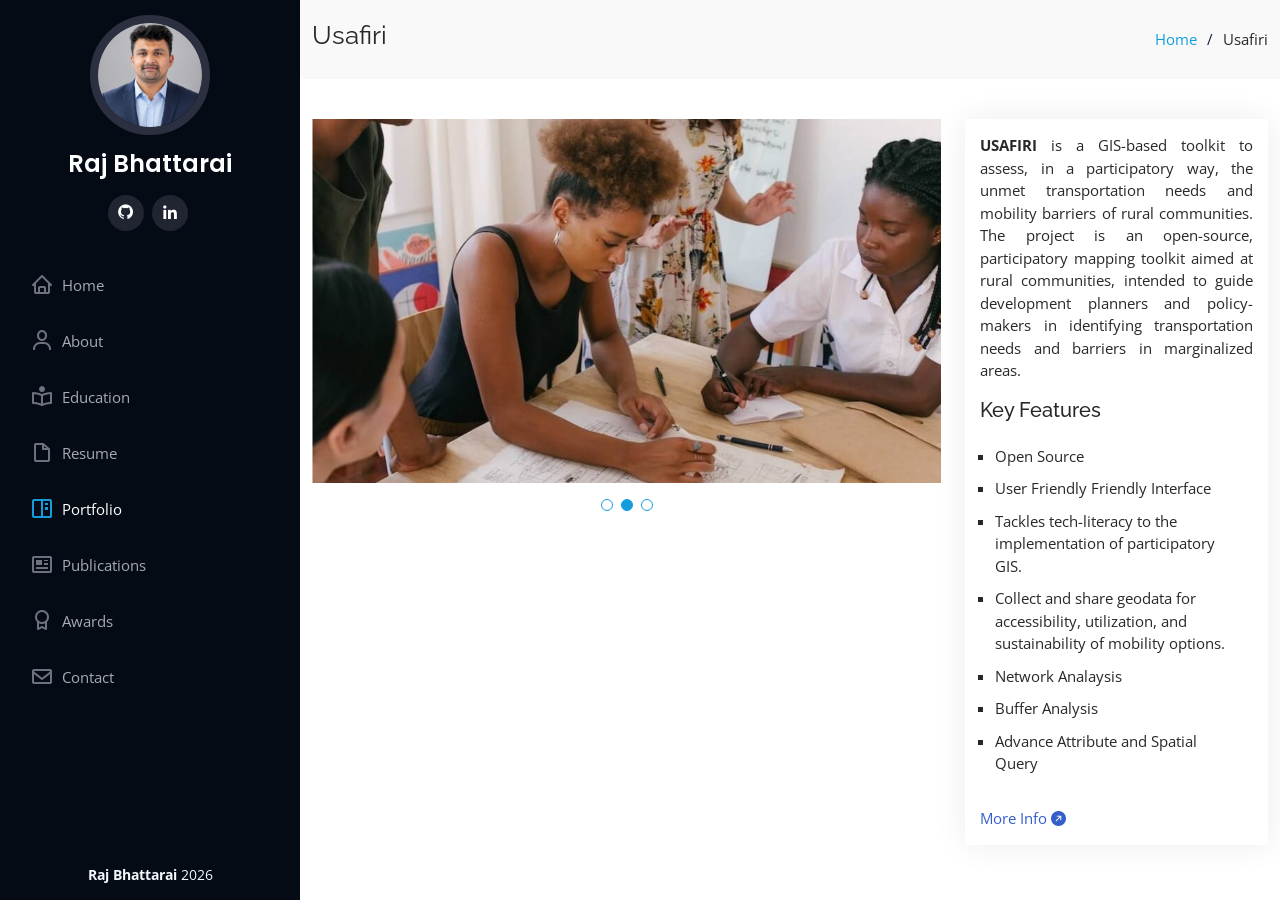
<file: usafiri-details.html>
<!DOCTYPE html>
<html lang="en">

<head>
  <meta charset="utf-8">
  <meta content="width=device-width, initial-scale=1.0" name="viewport">

  <title>Usafiri Details - Raj Bhattarai</title>
  <meta content="" name="description">
  <meta content="" name="keywords">

  <!-- Favicons -->
  <link rel="apple-touch-icon" sizes="180x180" href="assets/img/apple-touch-icon.png">
  <link rel="icon" type="image/png" sizes="32x32" href="assets/img/favicon-32x32.png">
  <link rel="icon" type="image/png" sizes="16x16" href="assets/img/favicon-16x16.png">
  <link rel="manifest" href="/site.webmanifest">

  <!-- Google Fonts -->
  <link
    href="https://fonts.googleapis.com/css?family=Open+Sans:300,300i,400,400i,600,600i,700,700i|Raleway:300,300i,400,400i,500,500i,600,600i,700,700i|Poppins:300,300i,400,400i,500,500i,600,600i,700,700i"
    rel="stylesheet">

  <!-- Vendor CSS Files -->
  <link href="assets/vendor/aos/aos.css" rel="stylesheet">
  <link href="assets/vendor/bootstrap/css/bootstrap.min.css" rel="stylesheet">
  <link href="assets/vendor/bootstrap-icons/bootstrap-icons.css" rel="stylesheet">
  <link href="assets/vendor/boxicons/css/boxicons.min.css" rel="stylesheet">
  <link href="assets/vendor/glightbox/css/glightbox.min.css" rel="stylesheet">
  <link href="assets/vendor/swiper/swiper-bundle.min.css" rel="stylesheet">

  <!-- Template Main CSS File -->
  <link href="assets/css/style.css?v=1.0.2" rel="stylesheet">

</head>

<body>

  <!-- ======= Mobile nav toggle button ======= -->
  <i class="bi bi-list mobile-nav-toggle d-xl-none"></i>

  <!-- ======= Header ======= -->
  <header id="header">
    <div class="d-flex flex-column">

      <div class="profile">
        <img src="assets/img/profile-img.png" alt="" class="img-fluid rounded-circle">
        <h1 class="text-light"><a href="index.html">Raj Bhattarai</a></h1>
        <div class="social-links mt-3 text-center">
          <a href="https://github.com/iamrajbhattarai" target="_blank" class="github" target="_blank"><i
              class="bx bxl-github"></i></a>
          <a href="https://www.linkedin.com/in/iamrajbhattarai/" target="_blank" class="linkedin"><i
              class="bx bxl-linkedin"></i></a>
        </div>
      </div>

      <nav id="navbar" class="nav-menu navbar">
        <ul>
          <li><a href="index.html#hero" class="nav-link scrollto"><i class="bx bx-home"></i>
              <span>Home</span></a></li>
          <li><a href="index.html#about" class="nav-link scrollto"><i class="bx bx-user"></i> <span>About</span></a></li><li><a href="index.html#education" class="nav-link scrollto"><i class="bx bx-book-reader"></i> <span>Education</span></a>
          </li>
          <li><a href="index.html#resume" class="nav-link scrollto"><i class="bx bx-file-blank"></i>
              <span>Resume</span></a></li>
          <li><a href="index.html#portfolio" class="nav-link scrollto active"><i class="bx bx-book-content"></i>
              <span>Portfolio</span></a></li><li><a href="index.html#publications" class="nav-link scrollto"><i class="bx bx-news"></i> <span>Publications</span></a></li>
          <li><a href="index.html#awards" class="nav-link scrollto"><i class="bx bx-award"></i> <span>Awards</span></a></li>
          <li><a href="index.html#contact" class="nav-link scrollto"><i class="bx bx-envelope"></i>
              <span>Contact</span></a></li>
        </ul>
      </nav><!-- .nav-menu -->
    </div>
  </header><!-- End Header -->

  <main id="main">

    <!-- ======= Breadcrumbs ======= -->
    <section id="breadcrumbs" class="breadcrumbs">
      <div class="container">

        <div class="d-flex justify-content-between align-items-center">
          <h2><strong>Usafiri</strong></h2>
          <ol>
            <li><a href="index.html">Home</a></li>
            <li>Usafiri</li>
          </ol>
        </div>

      </div>
    </section><!-- End Breadcrumbs -->

    <!-- ======= Portfolio Details Section ======= -->
    <section id="portfolio-details" class="portfolio-details">
      <div class="container">

        <div class="row gy-4">

          <div class="col-lg-8">
            <div class="portfolio-details-slider swiper">
              <div class="swiper-wrapper align-items-center">

                <div class="swiper-slide">
                  <img src="assets/img/portfolio/usafiri1.jpg" alt="">
                </div>

                <div class="swiper-slide">
                  <img src="assets/img/portfolio/usafiri2.jpg" alt="">
                </div>

                <div class="swiper-slide">
                  <img src="assets/img/portfolio/usafiri3.jpg" alt="">
                </div>

              </div>
              <div class="swiper-pagination"></div>
            </div>
          </div>

          <div class="col-lg-4">
            <div class="portfolio-info">
              <!-- <h3>Project information</h3> -->
              <p class="justify"><b>USAFIRI</b> is a GIS-based toolkit to assess, in a participatory way, the unmet
                transportation needs and mobility barriers of rural communities. The project is an open-source,
                participatory mapping toolkit aimed at rural communities, intended to guide development planners and
                policy-makers in identifying transportation needs and barriers in marginalized areas.
              </p>
              <h5>Key Features</h5>
              <ul>
                <li>Open Source</li>
                <li>User Friendly Friendly Interface</li>
                <li> Tackles tech-literacy to the implementation of participatory GIS.</li>
                <li>Collect and share geodata for accessibility, utilization, and sustainability of mobility
                  options.</li>
                <li>Network Analaysis</li>
                <li>Buffer Analysis</li>
                <li>Advance Attribute and Spatial Query</li>
              </ul>
              <a href="https://usafiri-beta.naxa.com.np" target="_blank" rel="noopener noreferrer">More Info <i
                  class="bi bi-arrow-up-right-circle-fill"></i></a>
            </div>
            <!-- <div class="portfolio-description">
              <h2>This is an example of portfolio detail</h2>
              <p>
                Autem ipsum nam porro corporis rerum. Quis eos dolorem eos itaque inventore commodi labore quia quia.
                Exercitationem repudiandae officiis neque suscipit non officia eaque itaque enim. Voluptatem officia
                accusantium nesciunt est omnis tempora consectetur dignissimos. Sequi nulla at esse enim cum deserunt
                eius.
              </p>
            </div> -->
          </div>

        </div>

      </div>
    </section><!-- End Portfolio Details Section -->

  </main><!-- End #main -->

  <!-- ======= Footer ======= -->
  <footer id="footer">
    <div class="container">
      <div class="copyright">
        <strong><span>Raj Bhattarai</span></strong> 2026
      </div>
    </div>
    </div>
  </footer><!-- End  Footer -->

  <a href="#" class="back-to-top d-flex align-items-center justify-content-center"><i
      class="bi bi-arrow-up-short"></i></a>

  <!-- Vendor JS Files -->
  <script src="assets/vendor/purecounter/purecounter_vanilla.js"></script>
  <script src="assets/vendor/aos/aos.js"></script>
  <script src="assets/vendor/bootstrap/js/bootstrap.bundle.min.js"></script>
  <script src="assets/vendor/glightbox/js/glightbox.min.js"></script>
  <script src="assets/vendor/isotope-layout/isotope.pkgd.min.js"></script>
  <script src="assets/vendor/swiper/swiper-bundle.min.js"></script>
  <script src="assets/vendor/typed.js/typed.min.js"></script>
  <script src="assets/vendor/waypoints/noframework.waypoints.js"></script>

  <!-- Template Main JS File -->
  <script src="assets/js/main.js?v=1.0.1"></script>

</body>

</html>
</file>
<file: assets/css/style.css>
/**
* Template Name: iPortfolio - v3.9.1
* Template URL: https://bootstrapmade.com/iportfolio-bootstrap-portfolio-websites-template/
* Author: BootstrapMade.com
* License: https://bootstrapmade.com/license/
*/

/*--------------------------------------------------------------
# General
--------------------------------------------------------------*/
body {
  font-family: "Open Sans", sans-serif;
  color: #272829;
}

a {
  color: #149ddd;
  text-decoration: none;
}

a:hover {
  color: #37b3ed;
  text-decoration: none;
}

h1,
h2,
h3,
h4,
h5,
h6 {
  font-family: "Raleway", sans-serif;
}

/*--------------------------------------------------------------
# Back to top button
--------------------------------------------------------------*/
.back-to-top {
  position: fixed;
  visibility: hidden;
  opacity: 0;
  right: 15px;
  bottom: 15px;
  z-index: 996;
  background: #149ddd;
  width: 40px;
  height: 40px;
  border-radius: 50px;
  transition: all 0.4s;
}

.back-to-top i {
  font-size: 28px;
  color: #fff;
  line-height: 0;
}

.back-to-top:hover {
  background: #2eafec;
  color: #fff;
}

.back-to-top.active {
  visibility: visible;
  opacity: 1;
}

/*--------------------------------------------------------------
# Header
--------------------------------------------------------------*/
#header {
  position: fixed;
  top: 0;
  left: 0;
  bottom: 0;
  width: 300px;
  transition: all ease-in-out 0.5s;
  z-index: 9997;
  transition: all 0.5s;
  padding: 0 15px;
  background: #040b14;
  overflow-y: auto;
}

@media (max-width: 575px) {
  .skills .col-6 {
    padding-left: 5px;
    padding-right: 5px;
  }
  .skills .skill-icon {
    width: 60px;
    height: 60px;
  }
  .skills .skill-icon img {
    max-width: 35px;
  }
}

#header .profile img {
  margin: 15px auto;
  display: block;
  width: 120px;
  height: 120px;
  aspect-ratio: 1/1;
  object-fit: cover;
  border: 8px solid #2c2f3f;
  border-radius: 50% !important;
}

#header .profile h1 {
  font-size: 24px;
  margin: 0;
  padding: 0;
  font-weight: 600;
  -moz-text-align-last: center;
  text-align-last: center;
  font-family: "Poppins", sans-serif;
}

#header .profile h1 a,
#header .profile h1 a:hover {
  color: #fff;
  text-decoration: none;
}

#header .profile .social-links a {
  font-size: 18px;
  display: inline-block;
  background: #212431;
  color: #fff;
  line-height: 1;
  padding: 8px 0;
  margin-right: 4px;
  border-radius: 50%;
  text-align: center;
  width: 36px;
  height: 36px;
  transition: 0.3s;
}

#header .profile .social-links a:hover {
  background: #149ddd;
  color: #fff;
  text-decoration: none;
}

#main {
  margin-left: 300px;
}

@media (max-width: 1199px) {
  #header {
    left: -300px;
  }

  #main {
    margin-left: 0;
  }
}

/*--------------------------------------------------------------
# Navigation Menu
--------------------------------------------------------------*/
/* Desktop Navigation */
.nav-menu {
  padding: 30px 0 0 0;
}

.nav-menu * {
  margin: 0;
  padding: 0;
  list-style: none;
}

.nav-menu>ul>li {
  position: relative;
  white-space: nowrap;
}

.nav-menu a,
.nav-menu a:focus {
  display: flex;
  align-items: center;
  color: #a8a9b4;
  padding: 12px 15px;
  margin-bottom: 8px;
  transition: 0.3s;
  font-size: 15px;
}

.nav-menu a i,
.nav-menu a:focus i {
  font-size: 24px;
  padding-right: 8px;
  color: #6f7180;
}

.nav-menu a:hover,
.nav-menu .active,
.nav-menu .active:focus,
.nav-menu li:hover>a {
  text-decoration: none;
  color: #fff;
}

.nav-menu a:hover i,
.nav-menu .active i,
.nav-menu .active:focus i,
.nav-menu li:hover>a i {
  color: #149ddd;
}

/* Mobile Navigation */
.mobile-nav-toggle {
  position: fixed;
  right: 15px;
  top: 15px;
  z-index: 9998;
  border: 0;
  font-size: 24px;
  transition: all 0.4s;
  outline: none !important;
  background-color: #149ddd;
  color: #fff;
  width: 40px;
  height: 40px;
  display: inline-flex;
  align-items: center;
  justify-content: center;
  line-height: 0;
  border-radius: 50px;
  cursor: pointer;
}

.mobile-nav-active {
  overflow: hidden;
}

.mobile-nav-active #header {
  left: 0;
}

/*--------------------------------------------------------------
# Hero Section
--------------------------------------------------------------*/
#hero {
  width: 100%;
  height: 100vh;
  background: url("../img/hero-bg.jpg") center center;
  background-size: cover;
}

#hero:before {
  content: "";
  background: rgba(5, 13, 24, 0.3);
  position: absolute;
  bottom: 0;
  top: 0;
  left: 0;
  right: 0;
  z-index: 1;
}

#hero .hero-container {
  position: relative;
  z-index: 2;
  min-width: 300px;
}

#hero h1 {
  margin: 0 0 10px 0;
  font-size: 64px;
  font-weight: 700;
  line-height: 56px;
  color: #fff;
}

#hero p {
  color: #fff;
  margin-bottom: 50px;
  font-size: 26px;
  font-family: "Poppins", sans-serif;
}

#hero p span {
  color: #fff;
  padding-bottom: 4px;
  letter-spacing: 1px;
  border-bottom: 3px solid #149ddd;
}

@media (min-width: 1024px) {
  #hero {
    background-attachment: fixed;
  }
}

@media (max-width: 1199px) {
  #hero .hero-container {
    margin-left: 0;
    text-align: center;
  }
}

@media (max-width: 768px) {
  #hero h1 {
    font-size: 28px;
    line-height: 36px;
  }
}

@media (max-width: 480px) {
  #hero h1 {
    font-size: 24px;
    line-height: 30px;
  }

  #hero p {
    font-size: 18px;
    line-height: 24px;
    margin-bottom: 30px;
  }
}

/*--------------------------------------------------------------
# Sections General
--------------------------------------------------------------*/
section {
  padding: 70px 0;
  overflow: hidden;
}

.section-bg {
  background: #f5f8fd;
}

.section-title {
  padding-bottom: 30px;
}

.section-title h2 {
  font-size: 32px;
  font-weight: bold;
  margin-bottom: 20px;
  padding-bottom: 20px;
  position: relative;
  color: #173b6c;
}

.section-title h2::after {
  content: "";
  position: absolute;
  display: block;
  width: 50px;
  height: 3px;
  background: #149ddd;
  bottom: 0;
  left: 0;
}

.section-title p {
  margin-bottom: 0;
}

#personal-info {
  display: flex;
  flex-direction: column;
  justify-content: center;
}
/*--------------------------------------------------------------
# About
--------------------------------------------------------------*/
.justify {
  text-align: justify;
}

.p {
  text-align: justify;
}

.about .content h3 {
  font-weight: 700;
  font-size: 26px;
  color: #173b6c;
}

.about .content ul {
  list-style: none;
  padding: 0;
}

.about .content ul li {
  margin-bottom: 20px;
  display: flex;
  /* align-items: center; */
}

.about .content ul strong {
  margin-right: 10px;
}

.about .content ul i {
  font-size: 16px;
  margin-right: 5px;
  color: #149ddd;
  line-height: 0;
  margin-top: 4px;
}

.about .content p:last-child {
  margin-bottom: 0;
}

/*--------------------------------------------------------------
# Facts
--------------------------------------------------------------*/
.facts {
  padding-bottom: 30px;
}

.facts .count-box {
  padding: 30px;
  width: 100%;
}

.facts .count-box i {
  display: block;
  font-size: 44px;
  color: #149ddd;
  float: left;
  line-height: 0;
}

.facts .count-box span {
  font-size: 48px;
  line-height: 40px;
  display: block;
  font-weight: 700;
  color: #050d18;
  margin-left: 60px;
}

.facts .count-box p {
  padding: 15px 0 0 0;
  margin: 0 0 0 60px;
  font-family: "Raleway", sans-serif;
  font-size: 14px;
  color: #122f57;
}

.facts .count-box a {
  font-weight: 600;
  display: block;
  margin-top: 20px;
  color: #122f57;
  font-size: 15px;
  font-family: "Poppins", sans-serif;
  transition: ease-in-out 0.3s;
}

.facts .count-box a:hover {
  color: #1f5297;
}

/*--------------------------------------------------------------
# Skills
--------------------------------------------------------------*/
.skills .progress {
  height: 60px;
  display: block;
  background: none;
  border-radius: 0;
}

.skills .progress .skill {
  padding: 0;
  margin: 0 0 6px 0;
  text-transform: uppercase;
  display: block;
  font-weight: 600;
  font-family: "Poppins", sans-serif;
  color: #050d18;
}

.skills .progress .skill .val {
  float: right;
  font-style: normal;
}

.skills .progress-bar-wrap {
  background: #dce8f8;
  height: 10px;
}

.skills .progress-bar {
  width: 1px;
  height: 10px;
  transition: 0.9s;
  background-color: #149ddd;
}

/* .cta-full-img-box {
  background: #f5f8fd;
} */
.card {
  background: #f5f8fd;
}

.card-body .skill-icon {
  width: 80px;
  height: 80px;
  line-height: 80px;
  -webkit-transition: all 0.5s ease;
  transition: all 0.5s ease;
  background: #f5f8fd;
  position: relative;
}

.card-body .skill-icon img {
  width: 35px;
}

.card-body :hover {
  transform: scale(1.25);
}

.card-body .skill-icon :hover {
  transform: none;
}
.card-body .skill-icon[data-original-title]:hover::after {
  content: attr(data-original-title);
  position: absolute;
  top: -35px; /* Adjust this value to position the tooltip correctly */
  left: 50%;
  transform: translateX(-50%);
  background: #173b6c;
  color: white;
  padding: 5px 10px;
  border-radius: 4px;
  white-space: nowrap;
  font-size: 12px;
  line-height: normal;
}


.card-body .skill-icon[data-original-title]:hover::before {
  content: '';
  position: absolute;
  top: -10px; /* Adjust this value to position the arrow correctly */
  left: 50%;
  transform: rotate(180deg);
  border-width: 5px;
  border-style: solid;
  border-color: transparent transparent #173b6c transparent;
}

/*--------------------------------------------------------------
# Resume
--------------------------------------------------------------*/
.resume .resume-title {
  font-size: 26px;
  font-weight: 700;
  margin-top: 20px;
  margin-bottom: 20px;
  color: #050d18;
}

.resume .resume-item {
  padding: 0 0 20px 20px;
  margin-top: -2px;
  border-left: 2px solid #1f5297;
  position: relative;
}

.resume .resume-item h4 {
  line-height: 18px;
  font-size: 18px;
  font-weight: 600;
  text-transform: uppercase;
  font-family: "Poppins", sans-serif;
  color: #050d18;
  margin-bottom: 10px;
}

.resume .resume-item h5 {
  font-size: 16px;
  background: #e4edf9;
  padding: 5px 15px;
  display: inline-block;
  font-weight: 600;
  margin-bottom: 10px;
}

.resume .resume-item ul {
  padding-left: 20px;
}

.resume .resume-item ul li {
  padding-bottom: 10px;
}

.resume .resume-item:last-child {
  padding-bottom: 0;
}

.resume .resume-item::before {
  content: "";
  position: absolute;
  width: 16px;
  height: 16px;
  border-radius: 50px;
  left: -9px;
  top: 0;
  background: #fff;
  border: 2px solid #1f5297;
}

/*--------------------------------------------------------------
# Portfolio
--------------------------------------------------------------*/
.portfolio .portfolio-item {
  margin-bottom: 30px;
}

.portfolio #portfolio-flters {
  padding: 0;
  margin: 0 auto 35px auto;
  list-style: none;
  text-align: center;
  background: #fff;
  border-radius: 50px;
  padding: 2px 15px;
}

.portfolio #portfolio-flters li {
  cursor: pointer;
  display: inline-block;
  padding: 10px 15px 8px 15px;
  font-size: 14px;
  font-weight: 600;
  line-height: 1;
  text-transform: uppercase;
  color: #272829;
  margin-bottom: 5px;
  transition: all 0.3s ease-in-out;
}

.portfolio #portfolio-flters li:hover,
.portfolio #portfolio-flters li.filter-active {
  color: #149ddd;
}

.portfolio #portfolio-flters li:last-child {
  margin-right: 0;
}

.portfolio .portfolio-wrap {
  transition: 0.3s;
  position: relative;
  overflow: hidden;
  z-index: 1;
  display: block;
}

.portfolio .portfolio-wrap::before {
  content: "";
  background: rgba(0, 0, 0, 0.5);
  position: absolute;
  left: 0;
  right: 0;
  top: 0;
  bottom: 0;
  transition: all ease-in-out 0.3s;
  z-index: 2;
  opacity: 0;
}

.portfolio .portfolio-wrap .overlay-content {
  opacity: 0;
  left: 5px;
  right: 0;
  bottom: -60px;
  color: white;
  z-index: 3;
  position: absolute;
  transition: all ease-in-out 0.3s;
  display: flex;
  justify-content: center;

}

.portfolio .portfolio-wrap:hover .overlay-content {
  bottom: 0;
  opacity: 1;
}

.portfolio .portfolio-wrap .portfolio-links {
  opacity: 1;
  left: 0;
  right: 0;
  position: absolute;
  bottom: 0;
  z-index: 3;
  transition: all ease-in-out 0.3s;
  display: flex;
  justify-content: center;
}

.portfolio .portfolio-wrap a:hover {
  background: rgba(20, 157, 221, 0.95);
}

.portfolio .portfolio-wrap .portfolio-links a {
  color: #fff;
  font-size: 28px;
  text-align: center;
  background: rgba(20, 157, 221, 0.75);
  transition: 0.3s;
  width: 50%;
}

.portfolio .portfolio-wrap .portfolio-links p {
  color: rgb(185, 26, 26);
  font-size: 28px;
  text-align: center;
  background: rgba(20, 157, 221, 0.75);
  transition: 0.3s;
  width: 50%;
}

.portfolio .portfolio-wrap .portfolio-links a:hover {
  background: rgba(20, 157, 221, 0.95);
}

.portfolio .portfolio-wrap .portfolio-links a+a {
  border-left: 1px solid #37b3ed;
}

.portfolio .portfolio-wrap:hover::before {
  top: 0;
  left: 0;
  right: 0;
  bottom: 0;
  opacity: 1;
}

/* .portfolio .portfolio-wrap:hover .portfolio-links {
  opacity: 1;
  bottom: 0;
} */

/*--------------------------------------------------------------
# Portfolio Details
--------------------------------------------------------------*/
.portfolio-details {
  padding-top: 40px;
}

.portfolio-details .portfolio-details-slider img {
  width: 100%;
}

.portfolio-details .portfolio-details-slider .swiper-pagination {
  margin-top: 20px;
  position: relative;
}

.portfolio-details .portfolio-details-slider .swiper-pagination .swiper-pagination-bullet {
  width: 12px;
  height: 12px;
  background-color: #fff;
  opacity: 1;
  border: 1px solid #149ddd;
}

.portfolio-details .portfolio-details-slider .swiper-pagination .swiper-pagination-bullet-active {
  background-color: #149ddd;
}

.portfolio-details .portfolio-info {
  padding: 15px;
  box-shadow: 0px 0 30px rgba(5, 13, 24, 0.08);
}

.portfolio-details .portfolio-info h3 {
  font-size: 22px;
  font-weight: 700;
  margin-bottom: 20px;
  padding-bottom: 20px;
  border-bottom: 1px solid #eee;
}

.portfolio-details .portfolio-info p {
  font-size: 15px;
}

.portfolio-details .portfolio-info a {
  font-size: 15px;
  color: #345ec8;
}

.portfolio-details .portfolio-info ul {
  list-style: square;
  padding: 15px;
  font-size: 15px;
}

.portfolio-details .portfolio-info ul li+li {
  margin-top: 10px;
}

.portfolio-details .portfolio-description {
  padding-top: 30px;
}

.portfolio-details .portfolio-description h2 {
  font-size: 26px;
  font-weight: 700;
  margin-bottom: 20px;
}

.portfolio-details .portfolio-description p {
  padding: 0;
}

/*--------------------------------------------------------------
# Awards
--------------------------------------------------------------*/
.achievement-card {
  background-color: #eff6fb;
  border-radius: 8px;
  box-shadow: 0 4px 6px rgba(0, 0, 0, 0.1);
  margin-bottom: 20px;
  padding: 20px;
  transition: transform 0.3s ease, box-shadow 0.3s ease;
}

@media (max-width: 768px) {
  .achievement-card {
    padding: 15px;
  }
  .achievement-title {
    font-size: 1.1rem;
  }
}
.achievement-card:hover {
  background: linear-gradient(to right, #ffffff, #d0e9f4);
  box-shadow: 0 6px 12px rgba(0, 0, 0, 0.15);
  transform: scale(1.05);
}
.achievement-header {
  display: flex;
  align-items: center;
  margin-bottom: 15px;
}
.year-badge {
  background-color: #3498db;
  color: #ffffff;
  width: 60px;
  height: 60px;
  border-radius: 50%;
  display: flex;
  justify-content: center;
  align-items: center;
  font-weight: bold;
  font-size: 1.2em;
  margin-right: 15px;
  flex-shrink: 0;
}
.achievement-title {
  font-size: 1.2em;
  font-weight: bold;
  color: #2c3e50;
}
.achievement-description {
  color: #555;
}
/* end of awards*/

/*--------------------------------------------------------------
# Contact
--------------------------------------------------------------*/
.contact {
  padding-bottom: 130px;
}

.contact .info {
  padding: 30px;
  width: 100%;
}

.contact .info i {
  font-size: 20px;
  color: #149ddd;
  float: left;
  width: 44px;
  height: 44px;
  background: #dff3fc;
  display: flex;
  justify-content: center;
  align-items: center;
  border-radius: 50px;
  transition: all 0.3s ease-in-out;
}

.contact .info h4 {
  padding: 0 0 0 60px;
  font-size: 22px;
  font-weight: 600;
  margin-bottom: 5px;
  color: #050d18;
}

.contact .info p {
  padding: 0 0 10px 60px;
  margin-bottom: 20px;
  font-size: 14px;
  color: #173b6c;
}

.contact .info .email p {
  padding-top: 5px;
}

.contact .info .social-links {
  padding-left: 60px;
}

.contact .info .social-links a {
  font-size: 18px;
  display: inline-block;
  background: #333;
  color: #fff;
  line-height: 1;
  padding: 8px 0;
  border-radius: 50%;
  text-align: center;
  width: 36px;
  height: 36px;
  transition: 0.3s;
  margin-right: 10px;
}

.contact .info .social-links a:hover {
  background: #149ddd;
  color: #fff;
}

.contact .info .email:hover i,
.contact .info .address:hover i,
.contact .info .phone:hover i {
  background: #149ddd;
  color: #fff;
}

@media (max-width: 768px) {
  .contact .info {
    padding: 20px;
  }
}

/*--------------------------------------------------------------
# Breadcrumbs
--------------------------------------------------------------*/
.breadcrumbs {
  padding: 20px 0;
  background: #f9f9f9;
}

.breadcrumbs h2 {
  font-size: 26px;
  font-weight: 300;
}

.breadcrumbs ol {
  display: flex;
  flex-wrap: wrap;
  list-style: none;
  padding: 0;
  margin: 0;
  font-size: 15px;
}

.breadcrumbs ol li+li {
  padding-left: 10px;
}

.breadcrumbs ol li+li::before {
  display: inline-block;
  padding-right: 10px;
  color: #0e2442;
  content: "/";
}

@media (max-width: 768px) {
  .breadcrumbs .d-flex {
    display: block !important;
  }

  .breadcrumbs ol {
    display: block;
  }

  .breadcrumbs ol li {
    display: inline-block;
  }
}

/*--------------------------------------------------------------
# Footer
--------------------------------------------------------------*/
#footer {
  padding: 15px;
  color: #f4f6fd;
  font-size: 14px;
  position: fixed;
  left: 0;
  bottom: 0;
  width: 300px;
  z-index: 9999;
  background: #040b14;
}

#footer .copyright {
  text-align: center;
}

#footer .credits {
  padding-top: 5px;
  text-align: center;
  font-size: 13px;
  color: #eaebf0;
}

@media (max-width: 1199px) {
  #footer {
    position: static;
    width: auto;
    padding-right: 20px 15px;
  }
}
</file>
